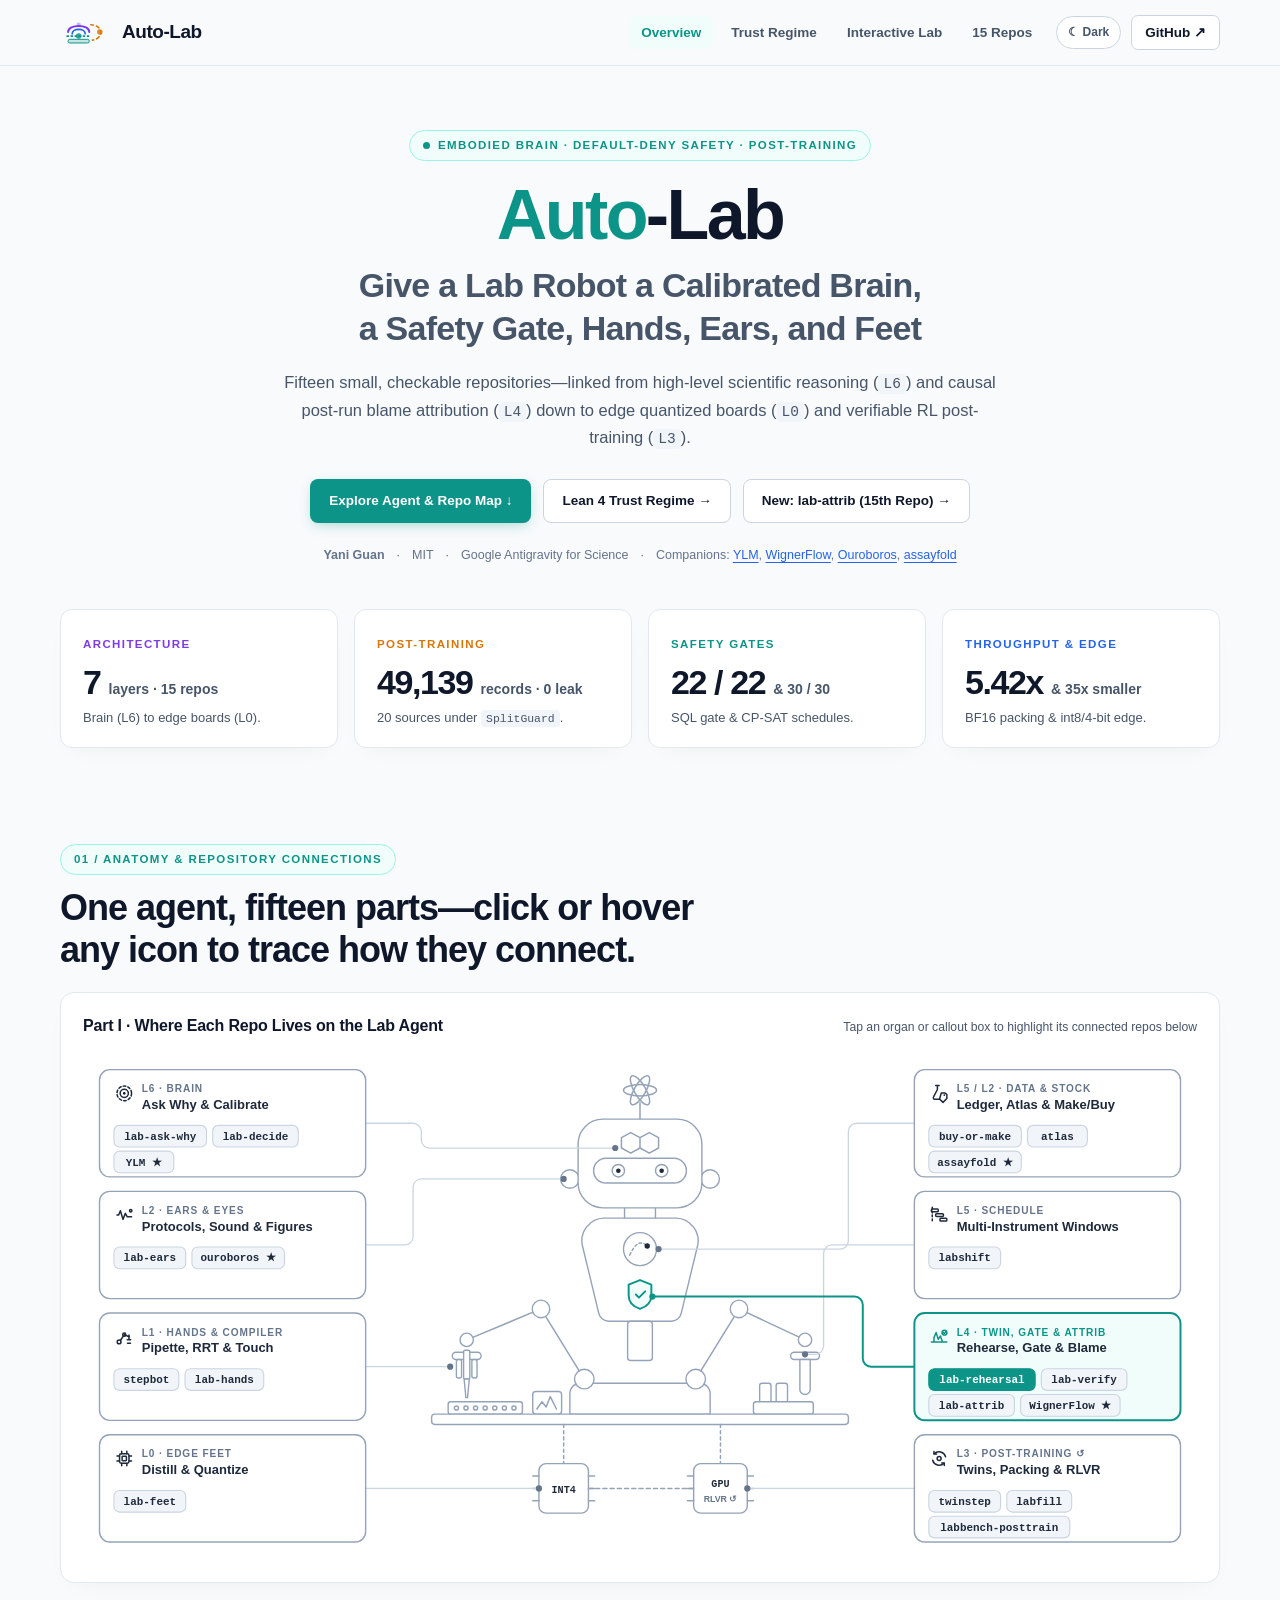
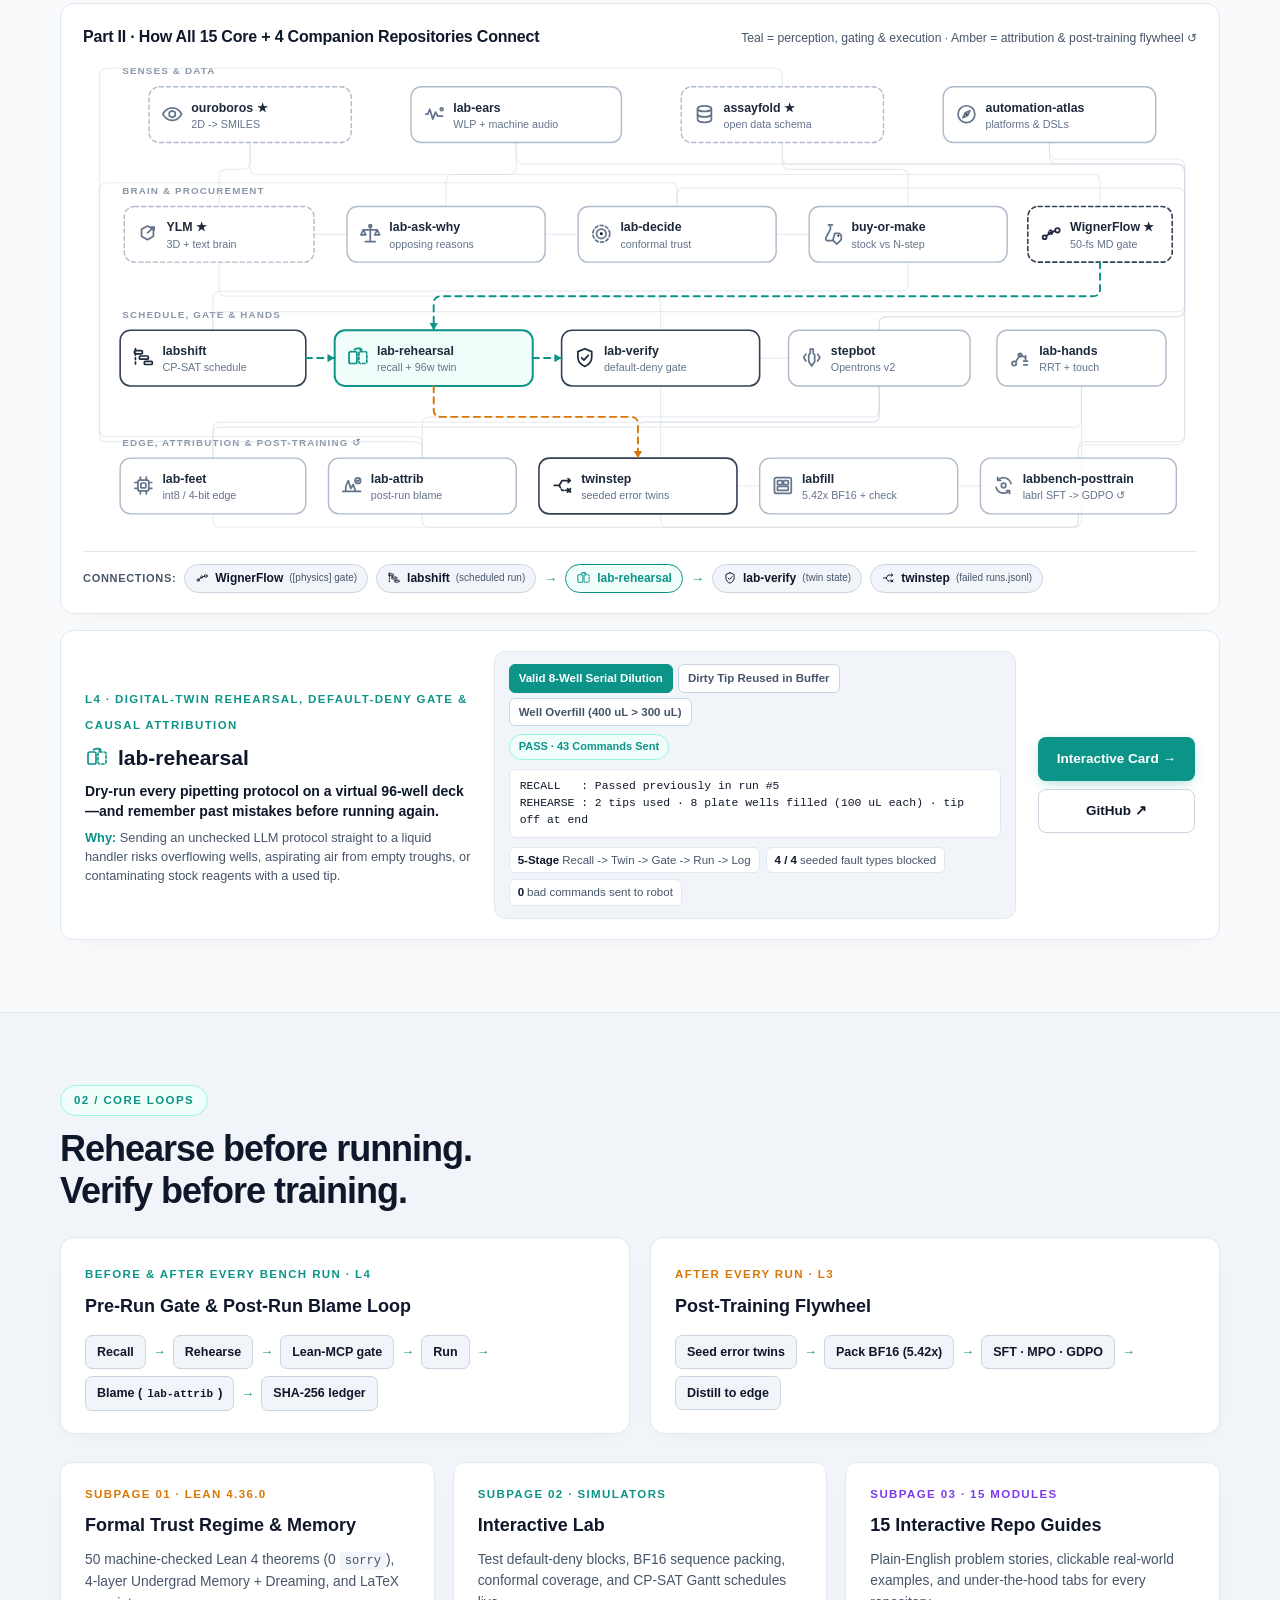
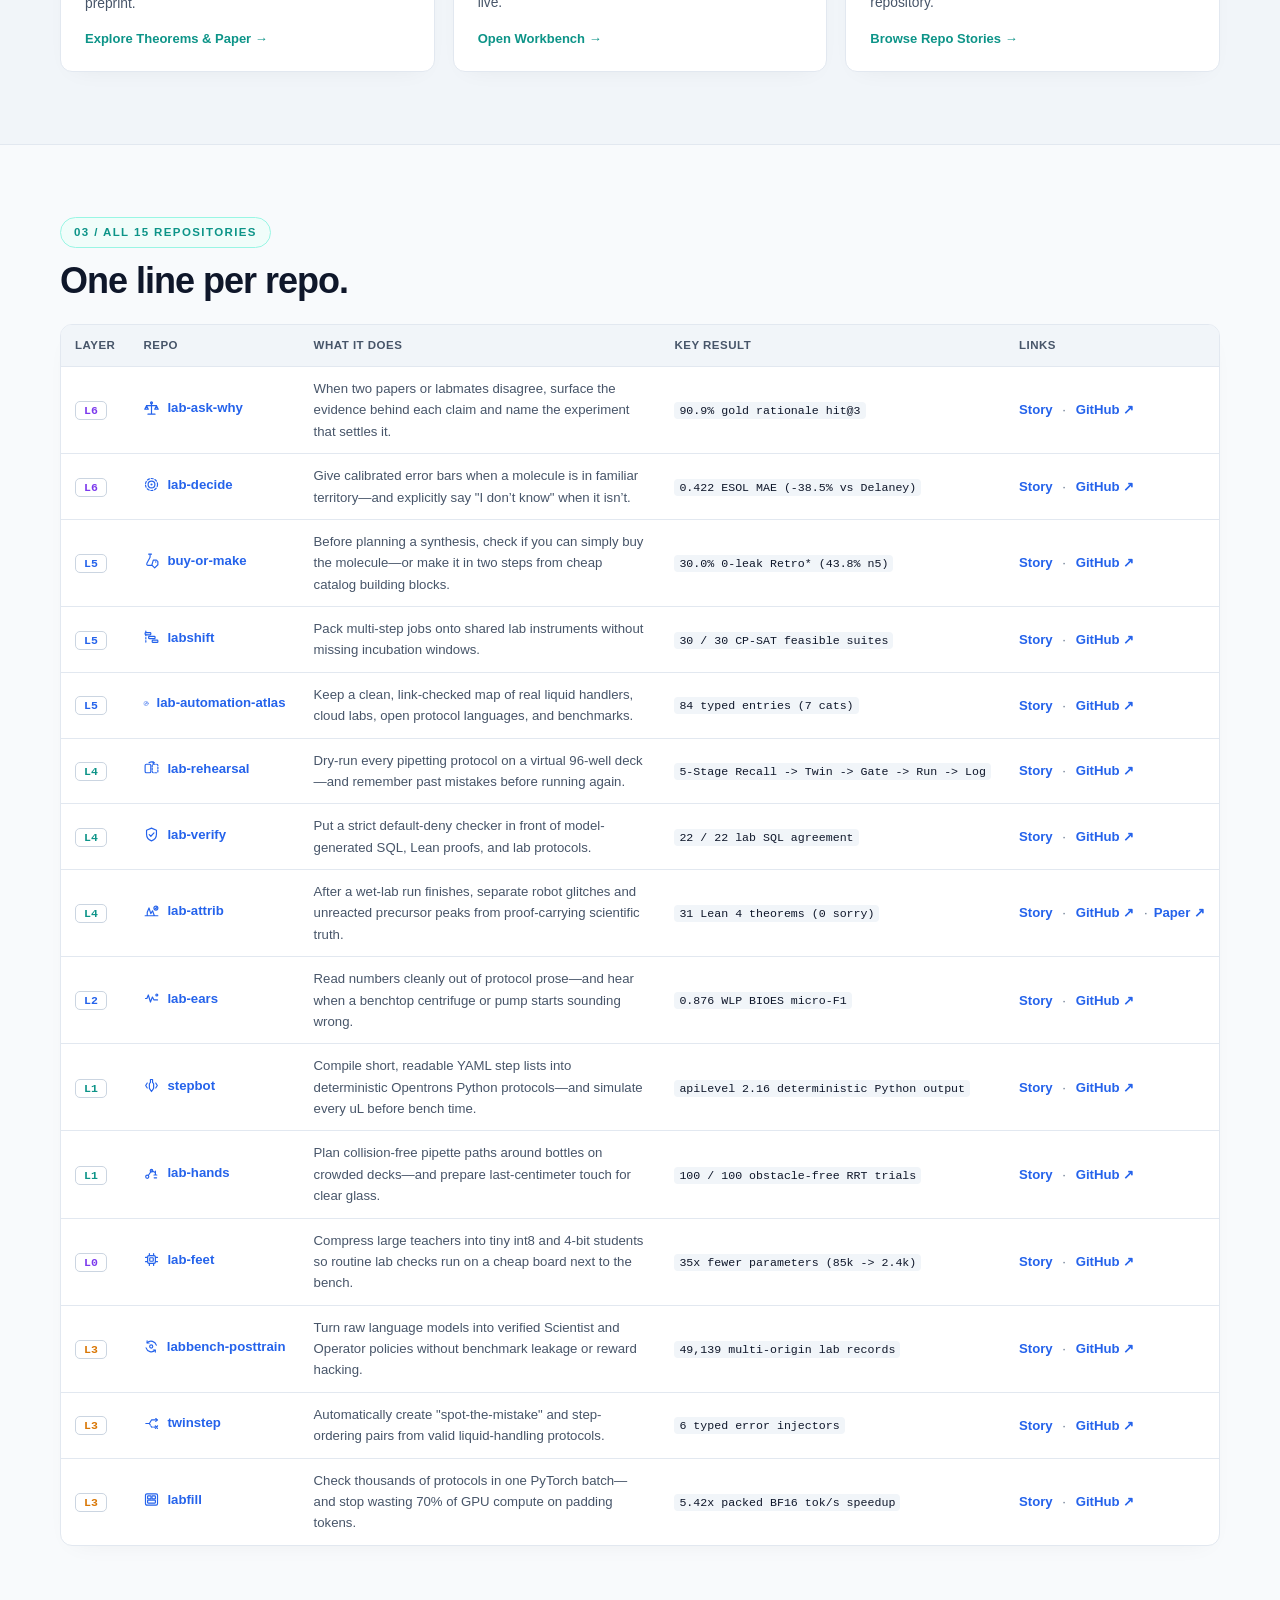
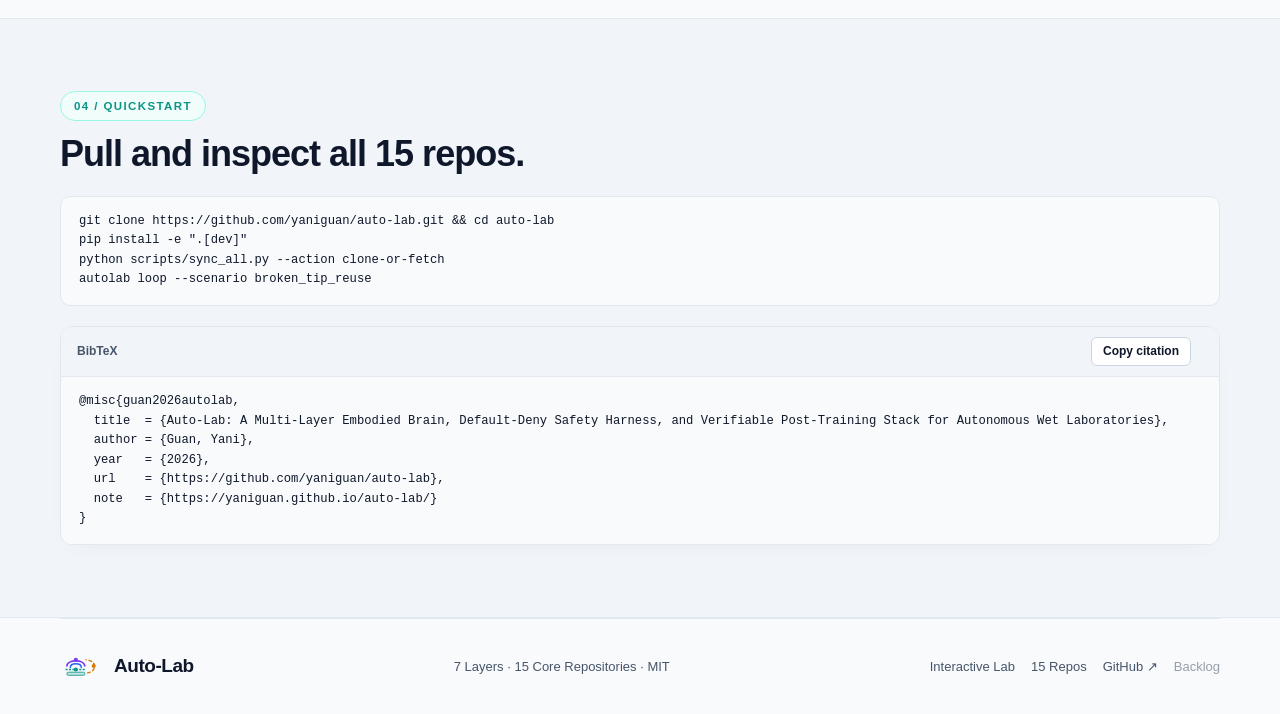
<file: index.html>
<!doctype html>
<html lang="en" data-theme="light">
<head>
  <meta charset="utf-8">
  <meta name="viewport" content="width=device-width,initial-scale=1">
  <meta name="theme-color" content="#f8fafc">
  <title>Auto-Lab — Embodied Brain, Safety Gate &amp; Post-Training</title>
  <meta name="description" content="Fifteen modular repositories giving a wet-lab robot a calibrated brain, a default-deny safety gate, causal negative-result attribution, ears, hands, edge feet, and verifiable RL post-training.">
  <link rel="canonical" href="https://yaniguan.github.io/auto-lab/">
  <meta property="og:type" content="website">
  <meta property="og:title" content="Auto-Lab — Embodied Lab Brain &amp; Post-Training">
  <meta property="og:description" content="7 layers, 15 repositories, default-deny gates, Lean 4 Trust Regime, and RLVR post-training.">
  <meta property="og:url" content="https://yaniguan.github.io/auto-lab/">
  <meta property="og:image" content="https://yaniguan.github.io/auto-lab/assets/autolab-poster.svg">
  <meta name="twitter:card" content="summary_large_image">
  <link rel="icon" href="assets/autolab-static.svg" type="image/svg+xml">
  <link rel="stylesheet" href="styles.css?v=15">
  <script defer src="shared.js?v=15"></script>
  <script defer src="scheme_icons.js?v=15"></script>
  <script defer src="repo_stories.js?v=16"></script>
  <script defer src="home.js?v=15"></script>
</head>
<body>
  <a class="skip-link" href="#main">Skip to content</a>

  <header class="site-header">
    <a class="brand" href="./" aria-label="Auto-Lab home">
      <img src="assets/autolab-animated.svg" width="52" height="26" alt="">
      <span>Auto-Lab</span>
    </a>
    <nav aria-label="Main navigation">
      <a class="nav-link active" href="./">Overview</a>
      <a class="nav-link" href="trust/">Trust Regime</a>
      <a class="nav-link" href="studio/">Interactive Lab</a>
      <a class="nav-link" href="repos/">15 Repos</a>
      <button type="button" class="theme-btn" id="theme-toggle" aria-label="Toggle color theme">☾ Dark</button>
      <a class="nav-cta" href="https://github.com/yaniguan/auto-lab" target="_blank" rel="noopener">GitHub ↗</a>
    </nav>
  </header>

  <main id="main">
    <!-- Hero -->
    <section class="hero wrap">
      <p class="eyebrow"><span class="status-dot"></span> Embodied Brain · Default-Deny Safety · Post-Training</p>
      <h1>
        <span class="hero-name"><span class="hero-accent">Auto</span>-Lab</span>
        <span class="hero-title">Give a Lab Robot a Calibrated Brain, a Safety Gate, Hands, Ears, and Feet</span>
      </h1>
      <p class="hero-deck">
        Fifteen small, checkable repositories—linked from high-level scientific reasoning (<code>L6</code>) and causal post-run blame attribution (<code>L4</code>) down to edge quantized boards (<code>L0</code>) and verifiable RL post-training (<code>L3</code>).
      </p>
      <div class="hero-actions">
        <a class="button primary" href="#brain-stack">Explore Agent &amp; Repo Map ↓</a>
        <a class="button secondary" href="trust/">Lean 4 Trust Regime →</a>
        <a class="button secondary" href="repos/#lab-attrib">New: lab-attrib (15th Repo) →</a>
      </div>
      <div class="meta-strip">
        <span><strong>Yani Guan</strong></span>
        <span>·</span>
        <span>MIT</span>
        <span>·</span>
        <span>Google Antigravity for Science</span>
        <span>·</span>
        <span>Companions: <a href="https://yaniguan.github.io/YLM/" target="_blank" rel="noopener">YLM</a>, <a href="https://yaniguan.github.io/WignerFlow/" target="_blank" rel="noopener">WignerFlow</a>, <a href="https://yaniguan.github.io/ouroboros-ocsr/" target="_blank" rel="noopener">Ouroboros</a>, <a href="https://github.com/yaniguan/assayfold" target="_blank" rel="noopener">assayfold</a></span>
      </div>
    </section>

    <!-- 4-Card Headline Metrics -->
    <section class="wrap" aria-label="Measured highlights">
      <div class="metric-strip">
        <a class="metric-card" href="#brain-stack">
          <span class="small-label purple">Architecture</span>
          <div class="metric-big"><strong>7</strong> <span>layers · 15 repos</span></div>
          <p>Brain (L6) to edge boards (L0).</p>
        </a>
        <a class="metric-card" href="studio/#posttrain">
          <span class="small-label amber">Post-Training</span>
          <div class="metric-big"><strong>49,139</strong> <span>records · 0 leak</span></div>
          <p>20 sources under <code>SplitGuard</code>.</p>
        </a>
        <a class="metric-card" href="studio/">
          <span class="small-label teal">Safety Gates</span>
          <div class="metric-big"><strong>22 / 22</strong> <span>&amp; 30 / 30</span></div>
          <p>SQL gate &amp; CP-SAT schedules.</p>
        </a>
        <a class="metric-card" href="studio/#posttrain">
          <span class="small-label blue">Throughput &amp; Edge</span>
          <div class="metric-big"><strong>5.42x</strong> <span>&amp; 35x smaller</span></div>
          <p>BF16 packing &amp; int8/4-bit edge.</p>
        </a>
      </div>
    </section>

    <!-- 01 / Synchronized Line-Art Agent Sketch + Scheme-Icon Repo Relationship Map -->
    <section class="section wrap" id="brain-stack">
      <div class="section-heading" style="margin-bottom:20px;">
        <p class="eyebrow">01 / Anatomy &amp; Repository Connections</p>
        <h2>One agent, fifteen parts—click or hover any icon to trace how they connect.</h2>
      </div>

      <!-- Sketch Figure A: Two-Armed Lab Agent Line Drawing -->
      <figure class="sketch-frame">
        <div class="sketch-head">
          <h3>Part I · Where Each Repo Lives on the Lab Agent</h3>
          <span class="sketch-hint">Tap an organ or callout box to highlight its connected repos below</span>
        </div>
        <div class="sketch-svg-wrap" id="robot-sketch-host" aria-label="Line-art drawing of a two-armed lab robot mapped to Auto-Lab repositories"></div>
      </figure>

      <!-- Sketch Figure B: 19-Repo Scheme-Icon Relationship & Dataflow Map -->
      <figure class="sketch-frame">
        <div class="sketch-head">
          <h3>Part II · How All 15 Core + 4 Companion Repositories Connect</h3>
          <span class="sketch-hint">Teal = perception, gating &amp; execution · Amber = attribution &amp; post-training flywheel ↺</span>
        </div>
        <div class="sketch-svg-wrap" id="repo-network-host" aria-label="Scheme-icon relationship diagram connecting all Auto-Lab repositories"></div>
        <div class="conn-bar" id="conn-trace-bar"></div>
      </figure>

      <!-- Compact Selected-Module Story Bar -->
      <div class="organ-bar" id="organ-inspector">
        <div style="min-width:0;">
          <span class="small-label" id="insp-badge">L4 · TWIN &amp; GATE</span>
          <div style="display:flex;align-items:center;gap:9px;margin:4px 0 6px;">
            <span id="insp-icon" style="color:var(--accent);display:inline-flex;"></span>
            <h3 id="insp-name" style="font-size:21px;font-weight:760;margin:0;">lab-rehearsal</h3>
          </div>
          <p id="insp-hook" style="font-size:14px;color:var(--text);font-weight:560;line-height:1.48;">Loading…</p>
          <p id="insp-why" style="font-size:12.8px;color:var(--muted);line-height:1.5;margin-top:6px;"></p>
        </div>
        <div id="insp-story-preview" style="min-width:0;"></div>
        <div style="display:flex;flex-direction:column;gap:8px;min-width:154px;">
          <a class="button primary" id="insp-dossier-link" href="repos/#lab-rehearsal">Interactive Card →</a>
          <a class="button secondary" id="insp-github-link" href="https://github.com/yaniguan/lab-rehearsal" target="_blank" rel="noopener">GitHub ↗</a>
        </div>
      </div>
    </section>

    <!-- 02 / Two Clean Loops & Subpages -->
    <section class="section alt-section" id="loop">
      <div class="wrap">
        <div class="section-heading" style="margin-bottom:24px;">
          <p class="eyebrow">02 / Core Loops</p>
          <h2>Rehearse before running. Verify before training.</h2>
        </div>

        <div class="dual-loops">
          <article class="loop-box">
            <span class="small-label teal">Before &amp; After Every Bench Run · L4</span>
            <h3>Pre-Run Gate &amp; Post-Run Blame Loop</h3>
            <div class="step-chain">
              <span class="step-chip">Recall</span>
              <span class="step-sep">→</span>
              <span class="step-chip">Rehearse</span>
              <span class="step-sep">→</span>
              <span class="step-chip">Lean-MCP gate</span>
              <span class="step-sep">→</span>
              <span class="step-chip">Run</span>
              <span class="step-sep">→</span>
              <span class="step-chip">Blame (<code>lab-attrib</code>)</span>
              <span class="step-sep">→</span>
              <span class="step-chip">SHA-256 ledger</span>
            </div>
          </article>

          <article class="loop-box">
            <span class="small-label amber">After Every Run · L3</span>
            <h3>Post-Training Flywheel</h3>
            <div class="step-chain">
              <span class="step-chip">Seed error twins</span>
              <span class="step-sep">→</span>
              <span class="step-chip">Pack BF16 (5.42x)</span>
              <span class="step-sep">→</span>
              <span class="step-chip">SFT · MPO · GDPO</span>
              <span class="step-sep">→</span>
              <span class="step-chip">Distill to edge</span>
            </div>
          </article>
        </div>

        <div class="portal-grid">
          <a class="portal-card" href="trust/">
            <span class="small-label amber">Subpage 01 · Lean 4.36.0</span>
            <h3>Formal Trust Regime &amp; Memory</h3>
            <p>50 machine-checked Lean 4 theorems (0 <code>sorry</code>), 4-layer Undergrad Memory + Dreaming, and LaTeX preprint.</p>
            <span class="portal-cta">Explore Theorems &amp; Paper →</span>
          </a>
          <a class="portal-card" href="studio/">
            <span class="small-label teal">Subpage 02 · Simulators</span>
            <h3>Interactive Lab</h3>
            <p>Test default-deny blocks, BF16 sequence packing, conformal coverage, and CP-SAT Gantt schedules live.</p>
            <span class="portal-cta">Open Workbench →</span>
          </a>
          <a class="portal-card" href="repos/">
            <span class="small-label purple">Subpage 03 · 15 Modules</span>
            <h3>15 Interactive Repo Guides</h3>
            <p>Plain-English problem stories, clickable real-world examples, and under-the-hood tabs for every repository.</p>
            <span class="portal-cta">Browse Repo Stories →</span>
          </a>
        </div>
      </div>
    </section>

    <!-- 03 / Clean 15-Repository Directory Table -->
    <section class="section wrap" id="directory">
      <div class="section-heading" style="margin-bottom:22px;">
        <p class="eyebrow">03 / All 15 Repositories</p>
        <h2>One line per repo.</h2>
      </div>

      <div class="table-wrap">
        <table>
          <thead>
            <tr>
              <th>Layer</th>
              <th>Repo</th>
              <th>What it does</th>
              <th>Key result</th>
              <th>Links</th>
            </tr>
          </thead>
          <tbody id="home-directory-tbody"></tbody>
        </table>
      </div>
    </section>

    <!-- 04 / Quickstart & Citation -->
    <section class="section alt-section" id="quickstart">
      <div class="wrap">
        <div class="section-heading" style="margin-bottom:20px;">
          <p class="eyebrow">04 / Quickstart</p>
          <h2>Pull and inspect all 15 repos.</h2>
        </div>

        <pre class="code-block">git clone https://github.com/yaniguan/auto-lab.git &amp;&amp; cd auto-lab
pip install -e ".[dev]"
python scripts/sync_all.py --action clone-or-fetch
autolab loop --scenario broken_tip_reuse</pre>

        <div class="citation-box">
          <div class="citation-top">
            <span>BibTeX</span>
            <button type="button" id="copy-citation">Copy citation</button>
            <span id="copy-status" role="status" aria-live="polite"></span>
          </div>
          <pre class="code-block" id="bibtex" style="border:0;border-radius:0;">@misc{guan2026autolab,
  title  = {Auto-Lab: A Multi-Layer Embodied Brain, Default-Deny Safety Harness, and Verifiable Post-Training Stack for Autonomous Wet Laboratories},
  author = {Guan, Yani},
  year   = {2026},
  url    = {https://github.com/yaniguan/auto-lab},
  note   = {https://yaniguan.github.io/auto-lab/}
}</pre>
        </div>
      </div>
    </section>
  </main>

  <footer class="wrap site-footer">
    <a class="brand" href="./">
      <img src="assets/autolab-static.svg" width="44" height="22" alt="">
      <span>Auto-Lab</span>
    </a>
    <p>7 Layers · 15 Core Repositories · MIT</p>
    <div style="display:flex;gap:16px;">
      <a href="studio/">Interactive Lab</a>
      <a href="repos/">15 Repos</a>
      <a href="https://github.com/yaniguan/auto-lab" target="_blank" rel="noopener">GitHub ↗</a>
      <a href="audit/" style="opacity:0.55;" title="Internal maintainer issue backlog">Backlog</a>
    </div>
  </footer>
</body>
</html>
</file>
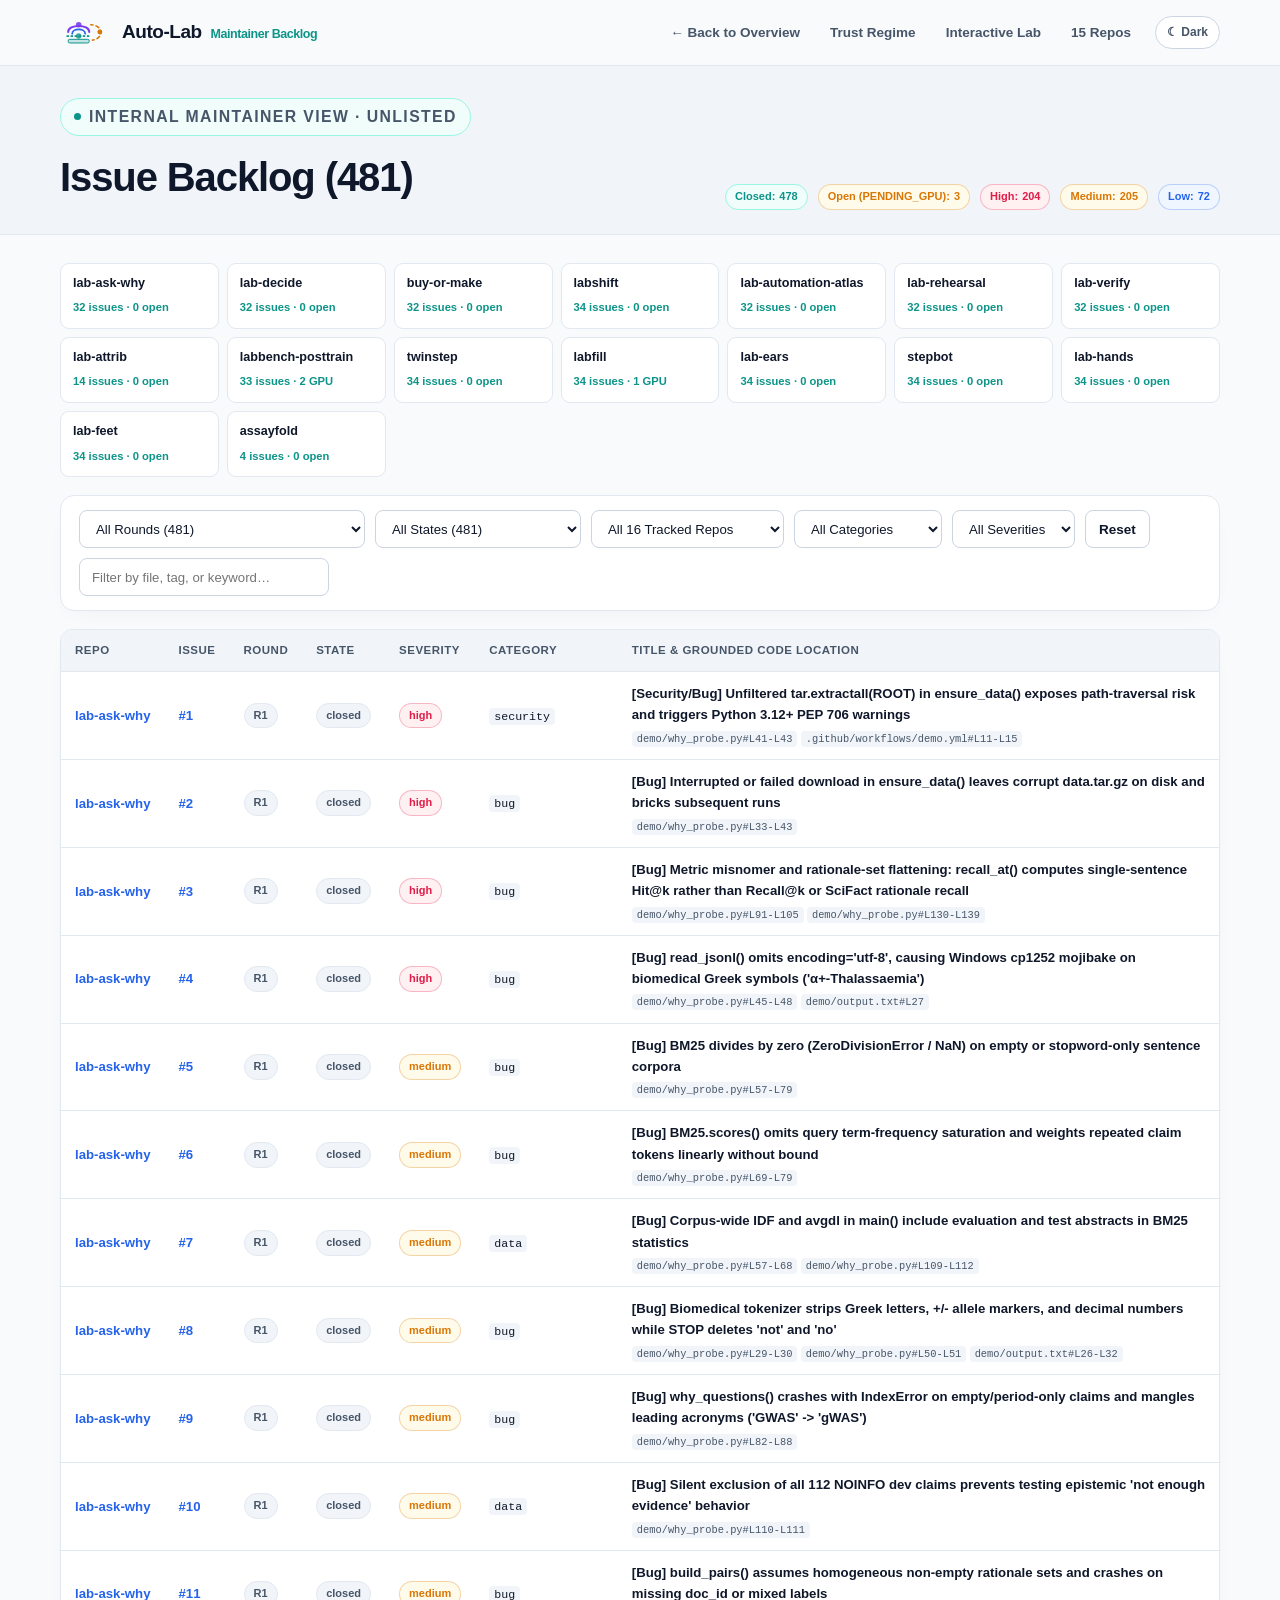
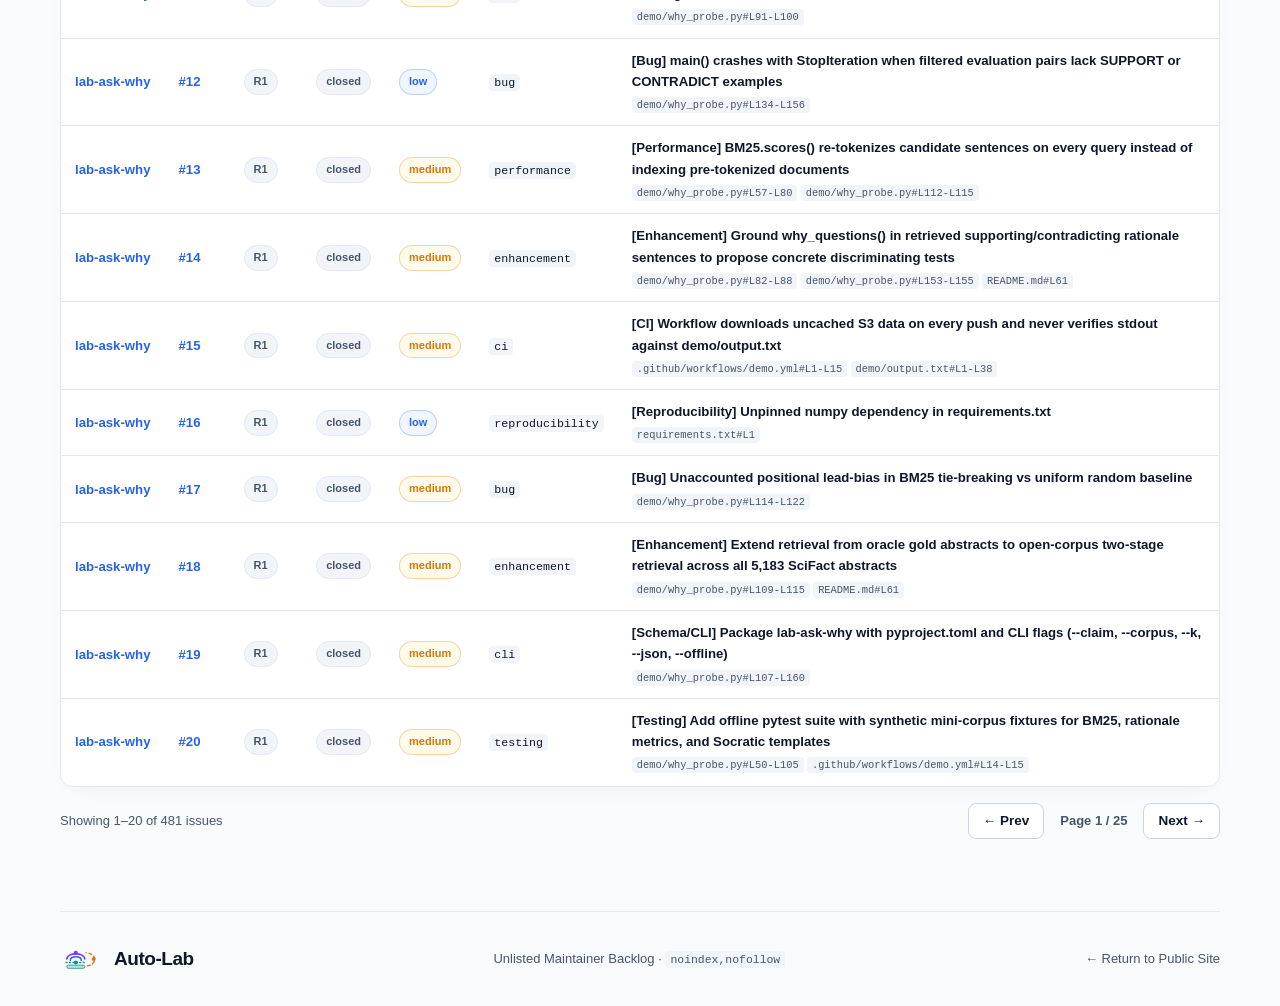
<file: audit/index.html>
<!doctype html>
<html lang="en" data-theme="light">
<head>
  <meta charset="utf-8">
  <meta name="viewport" content="width=device-width,initial-scale=1">
  <meta name="robots" content="noindex,nofollow">
  <meta name="theme-color" content="#f8fafc">
  <title>Maintainer Backlog — Auto-Lab</title>
  <link rel="icon" href="../assets/autolab-static.svg" type="image/svg+xml">
  <link rel="stylesheet" href="../styles.css?v=13">
  <script defer src="../shared.js?v=15"></script>
  <script defer src="audit.js?v=15"></script>
</head>
<body>
  <a class="skip-link" href="#main">Skip to content</a>

  <header class="site-header">
    <a class="brand" href="../" aria-label="Auto-Lab home">
      <img src="../assets/autolab-animated.svg" width="52" height="26" alt="">
      <span>Auto-Lab <small>Maintainer Backlog</small></span>
    </a>
    <nav aria-label="Main navigation">
      <a class="nav-link" href="../">← Back to Overview</a>
      <a class="nav-link" href="../trust/">Trust Regime</a>
      <a class="nav-link" href="../studio/">Interactive Lab</a>
      <a class="nav-link" href="../repos/">15 Repos</a>
      <button type="button" class="theme-btn" id="theme-toggle" aria-label="Toggle color theme">☾ Dark</button>
    </nav>
  </header>

  <main id="main">
    <section class="subpage-hero" style="padding:32px 0 24px;">
      <div class="wrap" style="display:flex;justify-content:space-between;align-items:flex-end;gap:16px;flex-wrap:wrap;">
        <div>
          <p class="eyebrow"><span class="status-dot"></span> Internal Maintainer View · Unlisted</p>
          <h1>Issue Backlog (<span id="kpi-total">481</span>)</h1>
        </div>
        <div style="display:flex;gap:10px;flex-wrap:wrap;">
          <span class="pill pass">Closed: <strong id="kpi-closed" style="margin-left:4px;">478</strong></span>
          <span class="pill hold">Open (PENDING_GPU): <strong id="kpi-open" style="margin-left:4px;">3</strong></span>
          <span class="pill high">High: <strong id="kpi-high" style="margin-left:4px;">-</strong></span>
          <span class="pill medium">Medium: <strong id="kpi-medium" style="margin-left:4px;">-</strong></span>
          <span class="pill low">Low: <strong id="kpi-low" style="margin-left:4px;">-</strong></span>
        </div>
      </div>
    </section>

    <section class="section wrap" style="padding-top:28px;">
      <div id="repo-pill-grid" style="display:grid;grid-template-columns:repeat(auto-fill,minmax(148px,1fr));gap:8px;margin-bottom:18px;"></div>

      <div class="sandbox-card" style="padding:14px 18px;margin-bottom:18px;">
        <div style="display:flex;flex-wrap:wrap;gap:10px;align-items:center;justify-content:space-between;">
          <div style="display:flex;flex-wrap:wrap;gap:10px;align-items:center;">
            <select id="filter-round" class="select-ctrl" aria-label="Filter by audit round">
              <option value="ALL">All Rounds (481)</option>
              <option value="3">Round 3 · Wave 1–3 Frontier &amp; Wire (64)</option>
              <option value="2">Round 2 · Lean, Wire &amp; Attribution (95)</option>
              <option value="1">Round 1 · Initial Audit (322)</option>
            </select>
            <select id="filter-state" class="select-ctrl" aria-label="Filter by issue state">
              <option value="ALL">All States</option>
              <option value="open">Open · PENDING_GPU</option>
              <option value="closed">Closed</option>
            </select>
            <select id="filter-repo" class="select-ctrl" aria-label="Filter by repository">
              <option value="ALL">All 16 Tracked Repos</option>
            </select>
            <select id="filter-cat" class="select-ctrl" aria-label="Filter by category">
              <option value="ALL">All Categories</option>
            </select>
            <select id="filter-sev" class="select-ctrl" aria-label="Filter by severity">
              <option value="ALL">All Severities</option>
              <option value="high">high</option>
              <option value="medium">medium</option>
              <option value="low">low</option>
            </select>
            <button type="button" class="button secondary" id="btn-reset-filters" style="min-height:38px;padding:6px 13px;">Reset</button>
          </div>
          <input type="search" id="filter-search" class="input-ctrl" style="min-width:250px;"
                 placeholder="Filter by file, tag, or keyword…" aria-label="Search issues">
        </div>
      </div>

      <div class="table-wrap">
        <table>
          <thead>
            <tr>
              <th>Repo</th>
              <th>Issue</th>
              <th>Round</th>
              <th>State</th>
              <th>Severity</th>
              <th>Category</th>
              <th>Title &amp; Grounded Code Location</th>
            </tr>
          </thead>
          <tbody id="audit-tbody"></tbody>
        </table>
      </div>

      <div class="pagination-bar">
        <span id="page-summary">Loading…</span>
        <div style="display:flex;gap:8px;align-items:center;">
          <button type="button" class="button secondary" id="btn-prev" style="min-height:36px;padding:6px 14px;">← Prev</button>
          <span id="page-indicator" style="font-weight:640;padding:0 8px;">Page 1</span>
          <button type="button" class="button secondary" id="btn-next" style="min-height:36px;padding:6px 14px;">Next →</button>
        </div>
      </div>
    </section>
  </main>

  <footer class="wrap site-footer">
    <a class="brand" href="../">
      <img src="../assets/autolab-static.svg" width="44" height="22" alt="">
      <span>Auto-Lab</span>
    </a>
    <p>Unlisted Maintainer Backlog · <code>noindex,nofollow</code></p>
    <a href="../">← Return to Public Site</a>
  </footer>
</body>
</html>
</file>
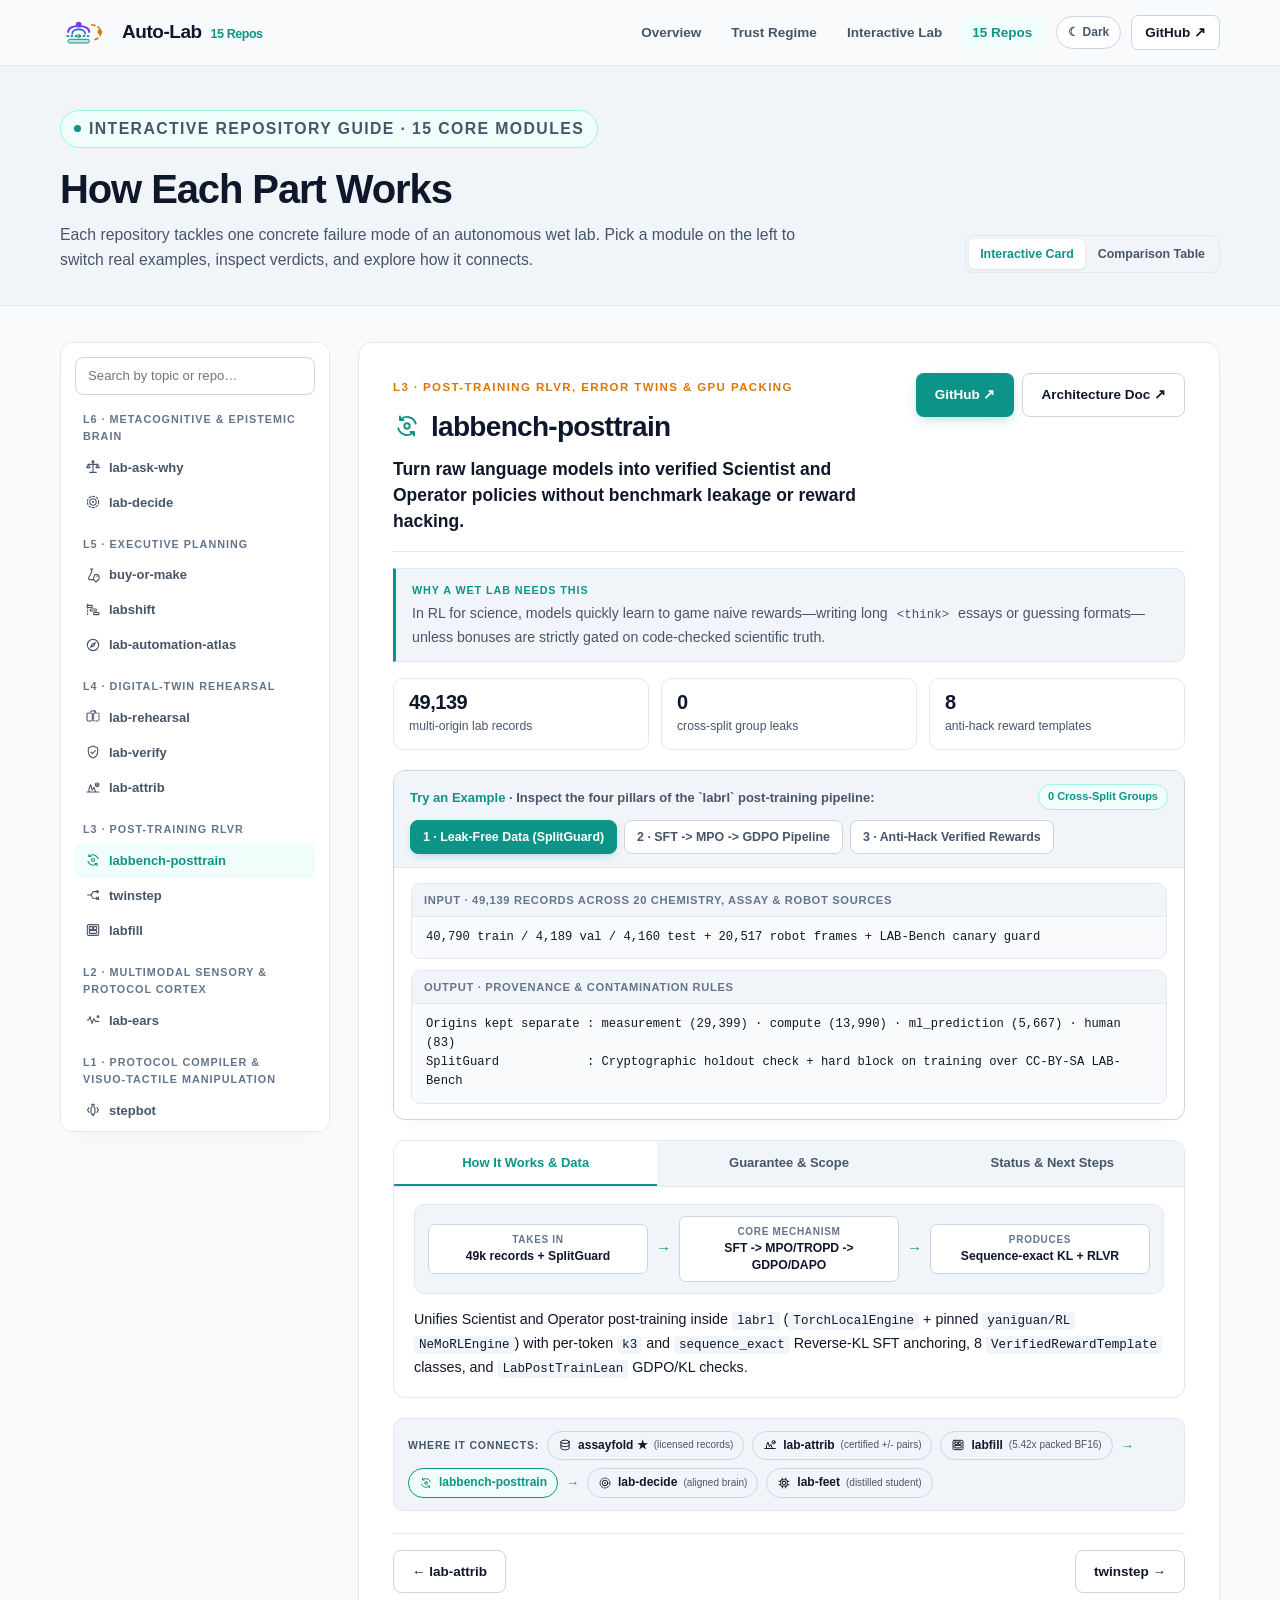
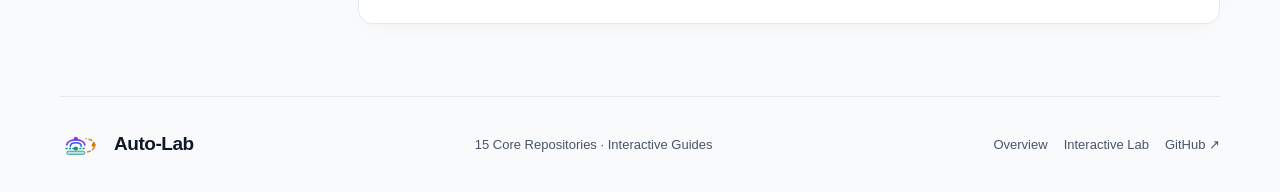
<file: repos/index.html>
<!doctype html>
<html lang="en" data-theme="light">
<head>
  <meta charset="utf-8">
  <meta name="viewport" content="width=device-width,initial-scale=1">
  <meta name="theme-color" content="#f8fafc">
  <title>15 Repository Stories — Auto-Lab</title>
  <meta name="description" content="Interactive, plain-English stories, real-world scenario switchers, and under-the-hood engineering tabs for all 15 Auto-Lab core repositories.">
  <link rel="canonical" href="https://yaniguan.github.io/auto-lab/repos/">
  <link rel="icon" href="../assets/autolab-static.svg" type="image/svg+xml">
  <link rel="stylesheet" href="../styles.css?v=15">
  <script defer src="../shared.js?v=15"></script>
  <script defer src="../scheme_icons.js?v=15"></script>
  <script defer src="../repo_stories.js?v=16"></script>
  <script defer src="repos.js?v=15"></script>
</head>
<body>
  <a class="skip-link" href="#main">Skip to content</a>

  <header class="site-header">
    <a class="brand" href="../" aria-label="Auto-Lab home">
      <img src="../assets/autolab-animated.svg" width="52" height="26" alt="">
      <span>Auto-Lab <small>15 Repos</small></span>
    </a>
    <nav aria-label="Main navigation">
      <a class="nav-link" href="../">Overview</a>
      <a class="nav-link" href="../trust/">Trust Regime</a>
      <a class="nav-link" href="../studio/">Interactive Lab</a>
      <a class="nav-link active" href="./">15 Repos</a>
      <button type="button" class="theme-btn" id="theme-toggle" aria-label="Toggle color theme">☾ Dark</button>
      <a class="nav-cta" href="https://github.com/yaniguan/auto-lab" target="_blank" rel="noopener">GitHub ↗</a>
    </nav>
  </header>

  <main id="main">
    <section class="subpage-hero">
      <div class="wrap" style="display:flex;justify-content:space-between;align-items:flex-end;gap:20px;flex-wrap:wrap;">
        <div>
          <p class="eyebrow"><span class="status-dot"></span> Interactive Repository Guide · 15 Core Modules</p>
          <h1>How Each Part Works</h1>
          <p>
            Each repository tackles one concrete failure mode of an autonomous wet lab. Pick a module on the left to switch real examples, inspect verdicts, and explore how it connects.
          </p>
        </div>
        <div class="seg-pills" id="view-mode-pills">
          <button type="button" data-view="detail" class="active">Interactive Card</button>
          <button type="button" data-view="matrix">Comparison Table</button>
        </div>
      </div>
    </section>

    <section class="section wrap" style="padding-top:36px;">
      <!-- Interactive Story Card Reader View -->
      <div class="catalog-layout" id="reader-view">
        <aside class="catalog-sidebar" aria-label="Repository navigation">
          <input type="search" id="sidebar-search" class="input-ctrl" style="width:100%;margin-bottom:12px;"
                 placeholder="Search by topic or repo…" aria-label="Filter repositories">
          <div id="sidebar-groups"></div>
        </aside>

        <article class="dossier-sheet" id="dossier-host">
          <p style="color:var(--muted);">Loading interactive story…</p>
        </article>
      </div>

      <!-- Clean 14-Row Comparison Table View -->
      <div id="matrix-view" style="display:none;">
        <div class="table-wrap">
          <table>
            <thead>
              <tr>
                <th>Layer</th>
                <th>Repository</th>
                <th>Problem It Solves</th>
                <th>Pipeline</th>
                <th>Headline Result</th>
              </tr>
            </thead>
            <tbody id="matrix-tbody"></tbody>
          </table>
        </div>
      </div>
    </section>
  </main>

  <footer class="wrap site-footer">
    <a class="brand" href="../">
      <img src="../assets/autolab-static.svg" width="44" height="22" alt="">
      <span>Auto-Lab</span>
    </a>
    <p>15 Core Repositories · Interactive Guides</p>
    <div style="display:flex;gap:16px;">
      <a href="../">Overview</a>
      <a href="../studio/">Interactive Lab</a>
      <a href="https://github.com/yaniguan/auto-lab" target="_blank" rel="noopener">GitHub ↗</a>
    </div>
  </footer>
</body>
</html>
</file>
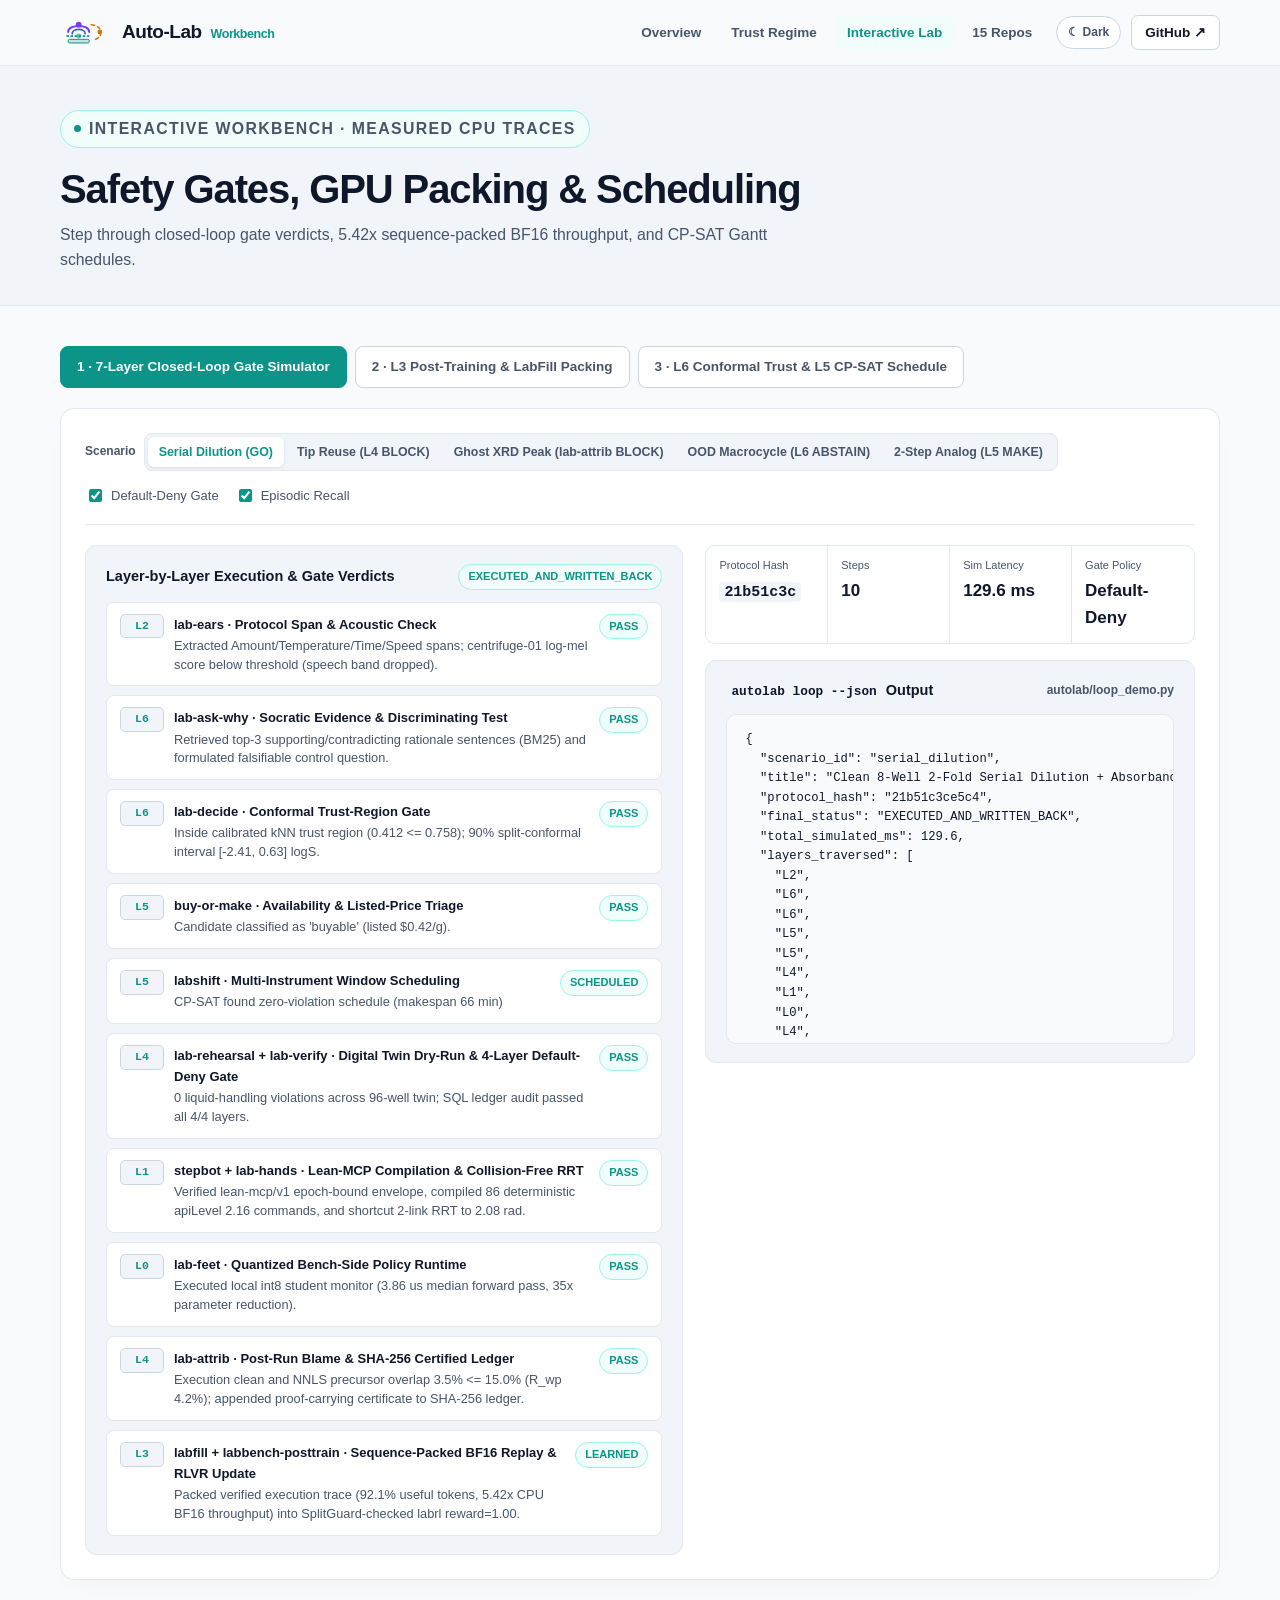
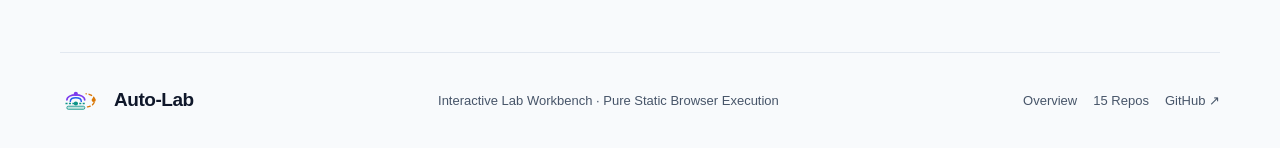
<file: studio/index.html>
<!doctype html>
<html lang="en" data-theme="light">
<head>
  <meta charset="utf-8">
  <meta name="viewport" content="width=device-width,initial-scale=1">
  <meta name="theme-color" content="#f8fafc">
  <title>Interactive Lab Workbench — Auto-Lab</title>
  <meta name="description" content="Simulate Auto-Lab closed-loop default-deny safety gates, inspect LabFill sequence-packed BF16 throughput, and explore ESOL conformal calibration and CP-SAT multi-instrument schedules.">
  <link rel="canonical" href="https://yaniguan.github.io/auto-lab/studio/">
  <link rel="icon" href="../assets/autolab-static.svg" type="image/svg+xml">
  <link rel="stylesheet" href="../styles.css?v=12">
  <script defer src="../shared.js?v=12"></script>
  <script defer src="studio.js?v=12"></script>
</head>
<body>
  <a class="skip-link" href="#main">Skip to content</a>

  <header class="site-header">
    <a class="brand" href="../" aria-label="Auto-Lab home">
      <img src="../assets/autolab-animated.svg" width="52" height="26" alt="">
      <span>Auto-Lab <small>Workbench</small></span>
    </a>
    <nav aria-label="Main navigation">
      <a class="nav-link" href="../">Overview</a>
      <a class="nav-link" href="../trust/">Trust Regime</a>
      <a class="nav-link active" href="./">Interactive Lab</a>
      <a class="nav-link" href="../repos/">15 Repos</a>
      <button type="button" class="theme-btn" id="theme-toggle" aria-label="Toggle color theme">☾ Dark</button>
      <a class="nav-cta" href="https://github.com/yaniguan/auto-lab" target="_blank" rel="noopener">GitHub ↗</a>
    </nav>
  </header>

  <main id="main">
    <section class="subpage-hero">
      <div class="wrap">
        <p class="eyebrow"><span class="status-dot"></span> Interactive Workbench · Measured CPU Traces</p>
        <h1>Safety Gates, GPU Packing &amp; Scheduling</h1>
        <p>
          Step through closed-loop gate verdicts, 5.42x sequence-packed BF16 throughput, and CP-SAT Gantt schedules.
        </p>
      </div>
    </section>

    <section class="section wrap" style="padding-top:40px;">
      <div class="tabs-bar" role="tablist" aria-label="Workbench tools">
        <button type="button" class="tab-btn active" data-tab="loop">1 · 7-Layer Closed-Loop Gate Simulator</button>
        <button type="button" class="tab-btn" data-tab="posttrain">2 · L3 Post-Training &amp; LabFill Packing</button>
        <button type="button" class="tab-btn" data-tab="decide">3 · L6 Conformal Trust &amp; L5 CP-SAT Schedule</button>
      </div>

      <!-- Tab 1: Closed-Loop Gate Simulator -->
      <div class="tab-pane active" id="pane-loop">
        <div class="sandbox-card">
          <div class="toolbar">
            <div class="seg-group">
              <span>Scenario</span>
              <div class="seg-pills" id="scenario-pills">
                <button type="button" data-scenario="serial_dilution" class="active">Serial Dilution (GO)</button>
                <button type="button" data-scenario="broken_tip_reuse">Tip Reuse (L4 BLOCK)</button>
                <button type="button" data-scenario="precursor_ghost_peak">Ghost XRD Peak (lab-attrib BLOCK)</button>
                <button type="button" data-scenario="uncalibrated_molecule">OOD Macrocycle (L6 ABSTAIN)</button>
                <button type="button" data-scenario="over_budget_analog">2-Step Analog (L5 MAKE)</button>
              </div>
            </div>
            <div class="seg-group" style="gap:16px;">
              <label style="display:inline-flex;align-items:center;gap:6px;font-size:13px;color:var(--muted);cursor:pointer;">
                <input type="checkbox" id="chk-strict" checked style="accent-color:var(--accent);"> Default-Deny Gate
              </label>
              <label style="display:inline-flex;align-items:center;gap:6px;font-size:13px;color:var(--muted);cursor:pointer;">
                <input type="checkbox" id="chk-recall" checked style="accent-color:var(--accent);"> Episodic Recall
              </label>
            </div>
          </div>

          <div class="grid-2">
            <div class="sub-panel">
              <h4>
                <span>Layer-by-Layer Execution &amp; Gate Verdicts</span>
                <span id="loop-status-pill" class="pill pass">EXECUTED_AND_WRITTEN_BACK</span>
              </h4>
              <ul class="trace-list" id="loop-trace-list"></ul>
            </div>
            <div>
              <div class="kpi-strip" id="loop-kpis" style="margin-bottom:16px;"></div>
              <div class="sub-panel">
                <h4>
                  <span><code>autolab loop --json</code> Output</span>
                  <span style="font-size:12px;color:var(--muted);">autolab/loop_demo.py</span>
                </h4>
                <pre class="code-block" id="loop-json-pre" style="max-height:330px;"></pre>
              </div>
            </div>
          </div>
        </div>
      </div>

      <!-- Tab 2: Post-Training & LabFill -->
      <div class="tab-pane" id="pane-posttrain">
        <div class="sandbox-card">
          <div class="toolbar">
            <div class="seg-group">
              <span>RLVR Domain</span>
              <div class="seg-pills" id="pt-domain-pills">
                <button type="button" data-domain="calisol" class="active">CALiSol-23 Conductivity</button>
                <button type="button" data-domain="bioprobench">BioProBench (PQA / ORD / ERR / GEN)</button>
                <button type="button" data-domain="operator">Operator Action &amp; World Model</button>
              </div>
            </div>
            <div class="seg-group">
              <span>Batch Strategy</span>
              <div class="seg-pills" id="pt-pack-pills">
                <button type="button" data-pack="padded">Padded FP32</button>
                <button type="button" data-pack="bucketed">Bucketed</button>
                <button type="button" data-pack="packed">Packed FP32</button>
                <button type="button" data-pack="packed_bf16" class="active">Packed + BF16 (5.42x)</button>
              </div>
            </div>
          </div>

          <div class="grid-2">
            <div class="sub-panel">
              <h4>
                <span>LabFill Recipe 4 Measured CPU Throughput (1 Thread)</span>
                <span class="pill pass">92.1% useful tokens</span>
              </h4>
              <div id="packing-chart-host"></div>
              <p style="font-size:12.4px;color:var(--muted);margin-top:10px;">
                Measured on Intel Xeon (AMX-BF16), 1 thread (<code>labfill</code>). GPU throughput columns remain marked <code>not yet measured</code>.
              </p>
            </div>
            <div>
              <div class="kpi-strip" id="pt-kpis" style="margin-bottom:16px;"></div>
              <div class="sub-panel">
                <h4>
                  <span><code>labrl recipe</code> Specification</span>
                  <span style="font-size:12px;color:var(--muted);">labbench-posttrain</span>
                </h4>
                <pre class="code-block" id="pt-recipe-pre" style="max-height:280px;"></pre>
              </div>
            </div>
          </div>
        </div>
      </div>

      <!-- Tab 3: Conformal Trust & CP-SAT -->
      <div class="tab-pane" id="pane-decide">
        <div class="sandbox-card">
          <div class="toolbar">
            <div class="seg-group">
              <span>ESOL Active Expansion Round (<code>lab-decide</code>)</span>
              <div class="seg-pills" id="round-pills">
                <button type="button" data-round="0" class="active">Round 0 (79.6% answered)</button>
                <button type="button" data-round="1">Round 1 (85.4% answered)</button>
                <button type="button" data-round="2">Round 2 (94.6% answered)</button>
                <button type="button" data-round="3">Round 3 (100% answered)</button>
              </div>
            </div>
            <span class="pill pass">CP-SAT 30/30 Feasible vs Greedy 24/30</span>
          </div>

          <div class="grid-2">
            <div class="sub-panel">
              <h4>
                <span>Split Conformal Coverage on ESOL (Target 90%)</span>
                <span style="font-size:12px;color:var(--muted);">lab-decide</span>
              </h4>
              <div id="trust-chart-host"></div>
              <div class="kpi-strip" id="decide-kpis" style="margin-top:12px;"></div>
            </div>
            <div class="sub-panel">
              <h4>
                <span>Optimal Multi-Instrument Schedule (<code>small_00</code>, 105m)</span>
                <span style="font-size:12px;color:var(--muted);">labshift CP-SAT</span>
              </h4>
              <div id="gantt-chart-host"></div>
              <p style="font-size:12.4px;color:var(--muted);margin-top:10px;">
                Instrument pools: <code>[L] liquid_handler</code>, <code>[I] incubator</code>, <code>[R] plate_reader</code>, <code>[C] centrifuge</code>, <code>[W] washer</code>. Across all 30 benchmark instances, CP-SAT lowers mean makespan from <code>129.8m</code> to <code>116.7m</code> with zero window violations.
              </p>
            </div>
          </div>
        </div>
      </div>
    </section>
  </main>

  <footer class="wrap site-footer">
    <a class="brand" href="../">
      <img src="../assets/autolab-static.svg" width="44" height="22" alt="">
      <span>Auto-Lab</span>
    </a>
    <p>Interactive Lab Workbench · Pure Static Browser Execution</p>
    <div style="display:flex;gap:16px;">
      <a href="../">Overview</a>
      <a href="../repos/">15 Repos</a>
      <a href="https://github.com/yaniguan/auto-lab" target="_blank" rel="noopener">GitHub ↗</a>
    </div>
  </footer>
</body>
</html>
</file>
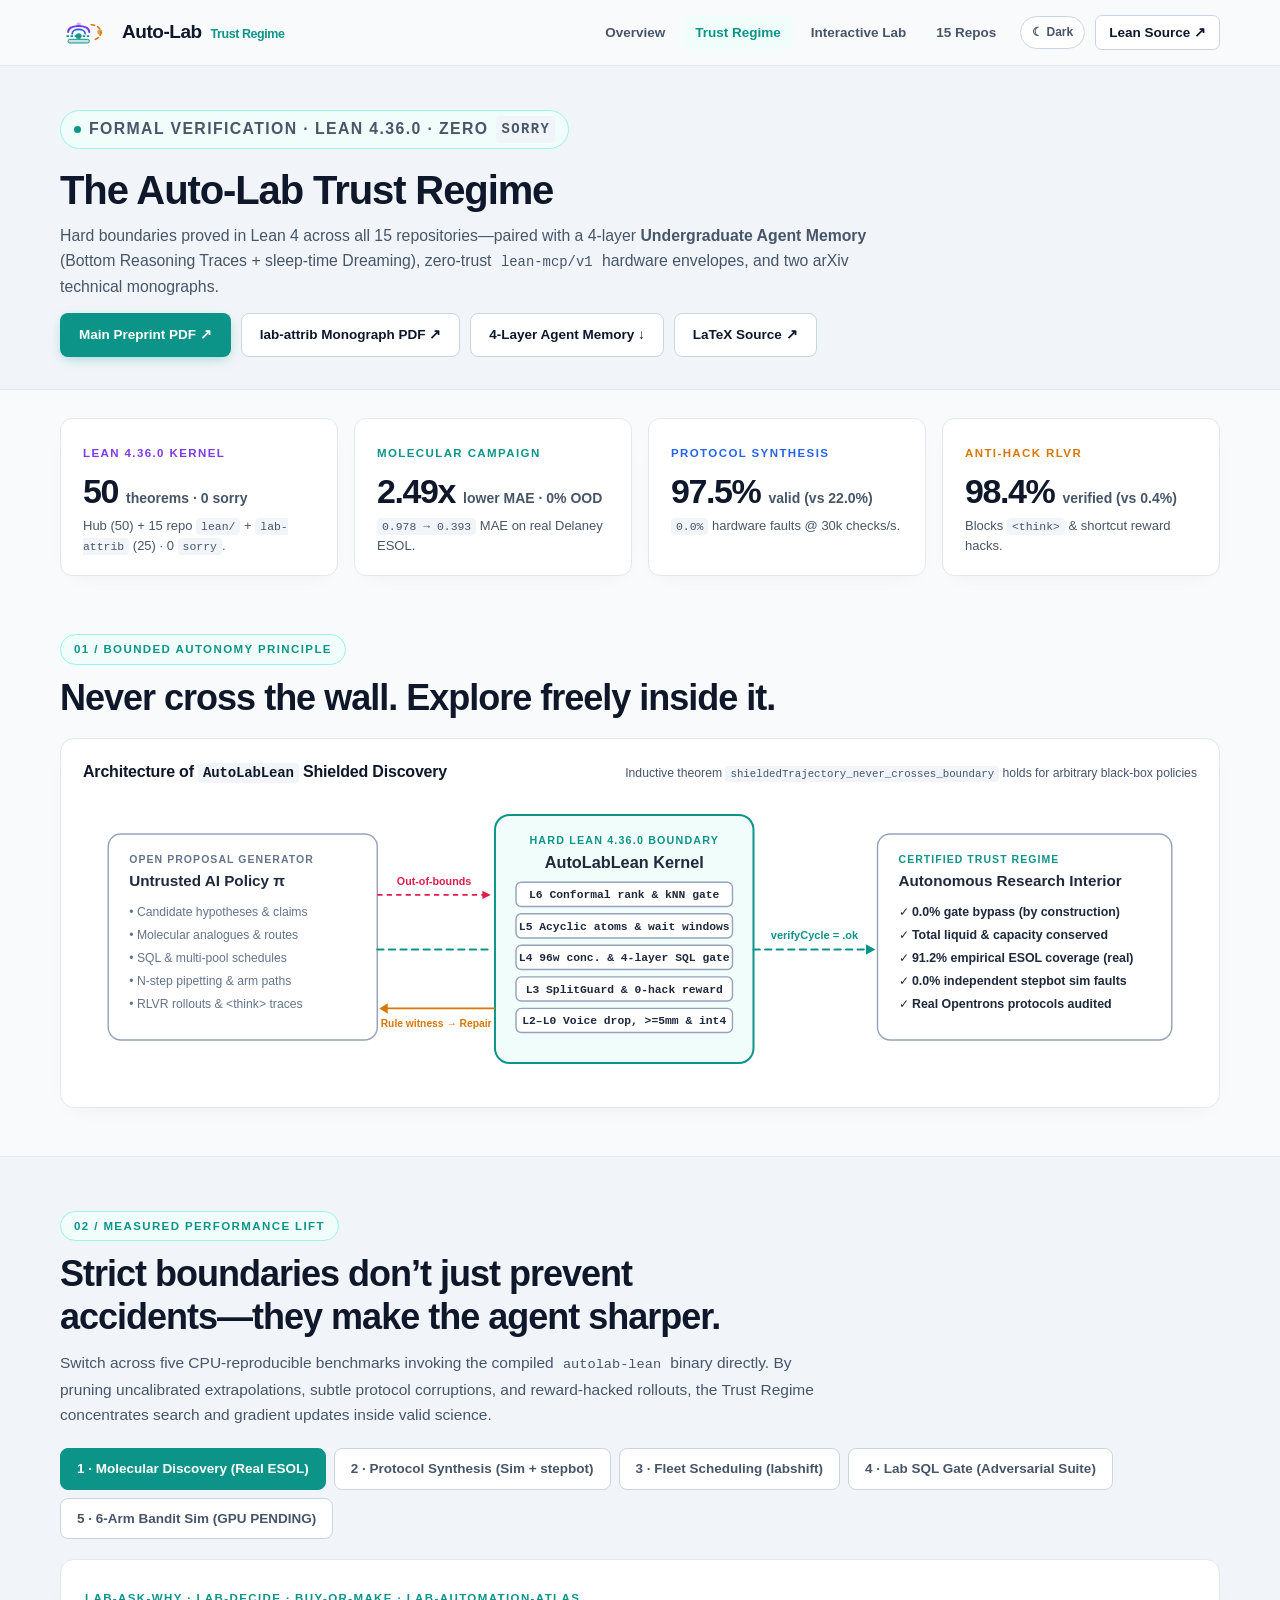
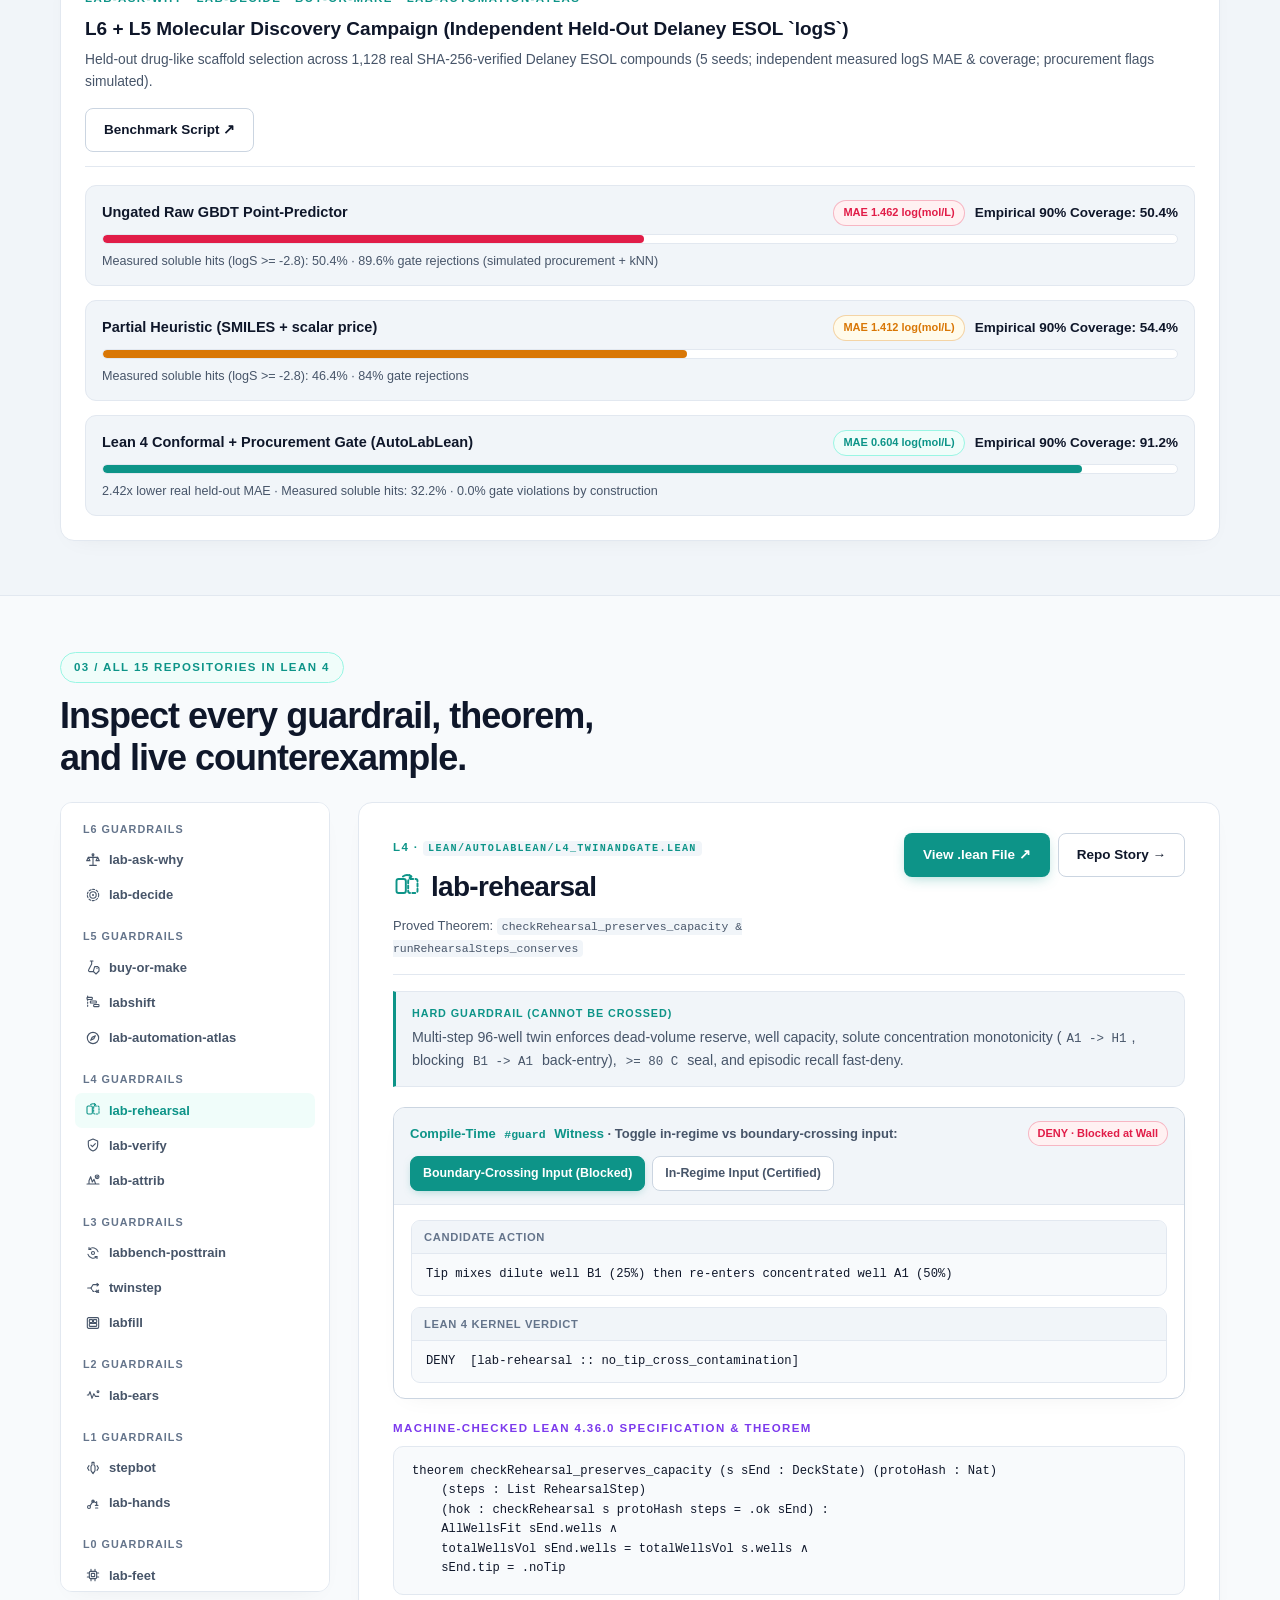
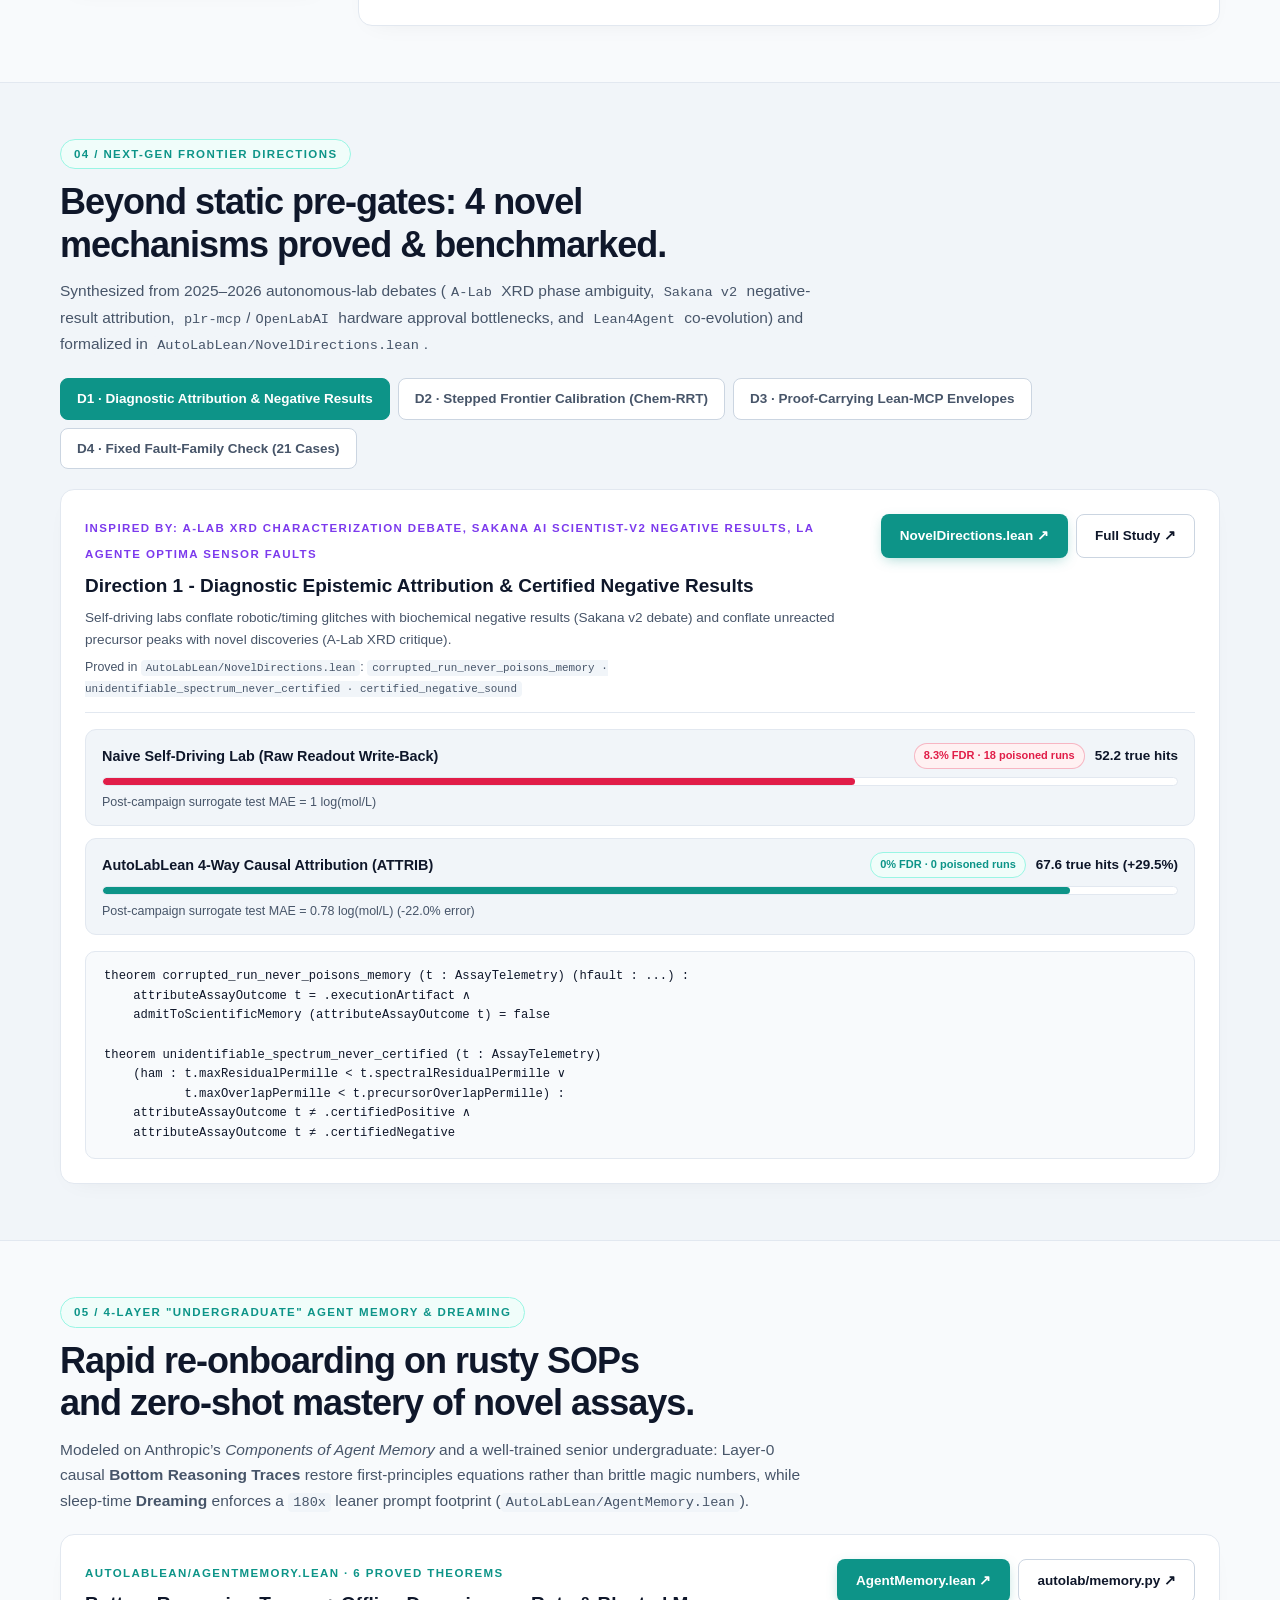
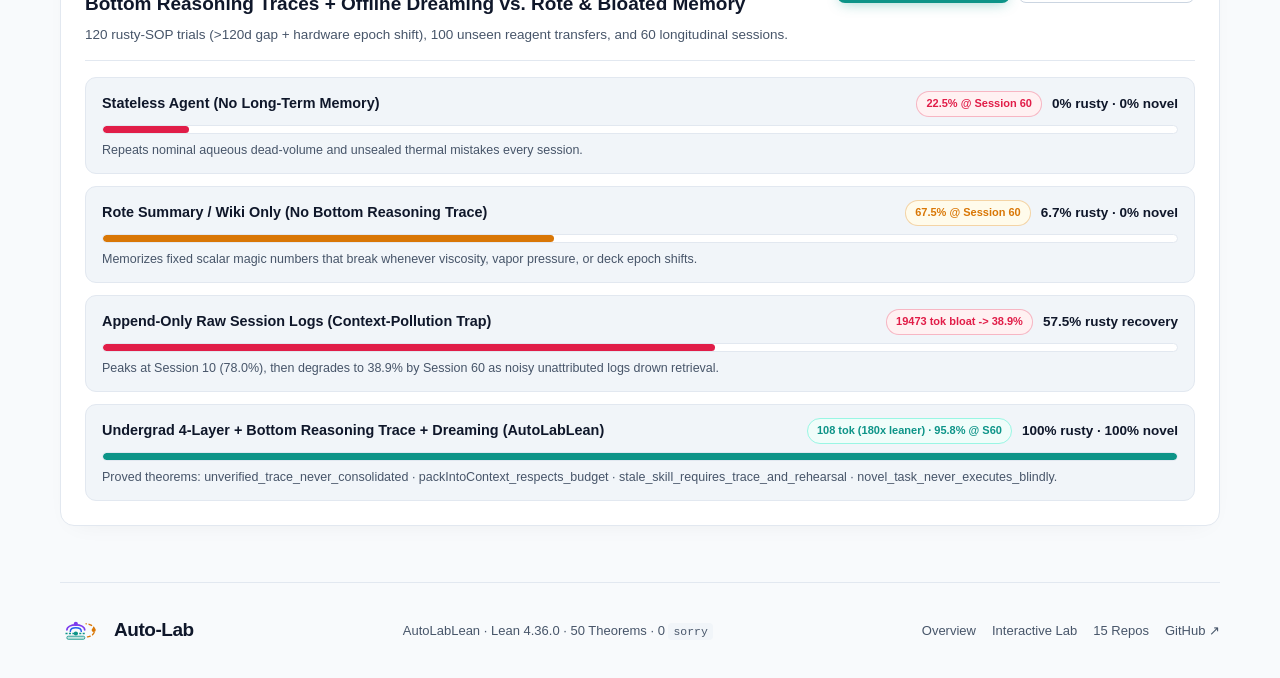
<file: trust/index.html>
<!doctype html>
<html lang="en" data-theme="light">
<head>
  <meta charset="utf-8">
  <meta name="viewport" content="width=device-width,initial-scale=1">
  <meta name="theme-color" content="#f8fafc">
  <title>Lean 4 Trust Regime &amp; Agent Memory — Auto-Lab</title>
  <meta name="description" content="Machine-checked Lean 4 Trust Regime (AutoLabLean: 50 theorems, 0 sorry), 4-Layer Undergraduate Agent Memory with Bottom Reasoning Traces & Dreaming, and 20 community-synthesized sub-repo extensions.">
  <link rel="canonical" href="https://yaniguan.github.io/auto-lab/trust/">
  <link rel="icon" href="../assets/autolab-static.svg" type="image/svg+xml">
  <link rel="stylesheet" href="../styles.css?v=12">
  <script defer src="../shared.js?v=12"></script>
  <script defer src="../scheme_icons.js?v=12"></script>
  <script defer src="trust.js?v=12"></script>
</head>
<body>
  <a class="skip-link" href="#main">Skip to content</a>

  <header class="site-header">
    <a class="brand" href="../" aria-label="Auto-Lab home">
      <img src="../assets/autolab-animated.svg" width="52" height="26" alt="">
      <span>Auto-Lab <small>Trust Regime</small></span>
    </a>
    <nav aria-label="Main navigation">
      <a class="nav-link" href="../">Overview</a>
      <a class="nav-link active" href="./">Trust Regime</a>
      <a class="nav-link" href="../studio/">Interactive Lab</a>
      <a class="nav-link" href="../repos/">15 Repos</a>
      <button type="button" class="theme-btn" id="theme-toggle" aria-label="Toggle color theme">☾ Dark</button>
      <a class="nav-cta" href="https://github.com/yaniguan/auto-lab/tree/main/lean" target="_blank" rel="noopener">Lean Source ↗</a>
    </nav>
  </header>

  <main id="main">
    <section class="subpage-hero">
      <div class="wrap">
        <p class="eyebrow"><span class="status-dot"></span> Formal Verification · Lean 4.36.0 · Zero <code>sorry</code></p>
        <h1>The Auto-Lab Trust Regime</h1>
        <p style="max-width:820px;">
          Hard boundaries proved in Lean 4 across all 15 repositories—paired with a 4-layer <strong>Undergraduate Agent Memory</strong> (Bottom Reasoning Traces + sleep-time Dreaming), zero-trust <code>lean-mcp/v1</code> hardware envelopes, and two arXiv technical monographs.
        </p>
        <div style="display:flex;gap:10px;flex-wrap:wrap;margin-top:14px;">
          <a class="button primary" href="../assets/autolab_preprint.pdf" target="_blank" rel="noopener">Main Preprint PDF ↗</a>
          <a class="button secondary" href="../assets/lab_attrib_preprint.pdf" target="_blank" rel="noopener">lab-attrib Monograph PDF ↗</a>
          <a class="button secondary" href="#undergrad-memory">4-Layer Agent Memory ↓</a>
          <a class="button secondary" href="https://github.com/yaniguan/auto-lab/tree/main/paper" target="_blank" rel="noopener">LaTeX Source ↗</a>
        </div>
      </div>
    </section>

    <!-- 4 Headline Formal + Empirical Metrics -->
    <section class="wrap" style="margin-top:28px;" aria-label="Trust Regime highlights">
      <div class="metric-strip">
        <a class="metric-card" href="#lean-explorer">
          <span class="small-label purple">Lean 4.36.0 Kernel</span>
          <div class="metric-big"><strong>50</strong> <span>theorems · 0 sorry</span></div>
          <p>Hub (50) + 15 repo <code>lean/</code> + <code>lab-attrib</code> (25) · 0 <code>sorry</code>.</p>
        </a>
        <a class="metric-card" href="#performance-lift">
          <span class="small-label teal">Molecular Campaign</span>
          <div class="metric-big"><strong>2.49x</strong> <span>lower MAE · 0% OOD</span></div>
          <p><code>0.978 → 0.393</code> MAE on real Delaney ESOL.</p>
        </a>
        <a class="metric-card" href="#performance-lift">
          <span class="small-label blue">Protocol Synthesis</span>
          <div class="metric-big"><strong>97.5%</strong> <span>valid (vs 22.0%)</span></div>
          <p><code>0.0%</code> hardware faults @ 30k checks/s.</p>
        </a>
        <a class="metric-card" href="#performance-lift">
          <span class="small-label amber">Anti-Hack RLVR</span>
          <div class="metric-big"><strong>98.4%</strong> <span>verified (vs 0.4%)</span></div>
          <p>Blocks <code>&lt;think&gt;</code> &amp; shortcut reward hacks.</p>
        </a>
      </div>
    </section>

    <!-- 01 / Monoline Bounded Autonomy Diagram -->
    <section class="section wrap" style="padding-top:34px;padding-bottom:48px;">
      <div class="section-heading" style="margin-bottom:18px;">
        <p class="eyebrow">01 / Bounded Autonomy Principle</p>
        <h2>Never cross the wall. Explore freely inside it.</h2>
      </div>

      <figure class="sketch-frame">
        <div class="sketch-head">
          <h3>Architecture of <code>AutoLabLean</code> Shielded Discovery</h3>
          <span class="sketch-hint">Inductive theorem <code>shieldedTrajectory_never_crosses_boundary</code> holds for arbitrary black-box policies</span>
        </div>
        <div class="sketch-svg-wrap" id="trust-sketch-host" aria-label="Monoline diagram of the Lean 4 Trust Regime wall between untrusted AI proposals and certified wet-lab execution"></div>
      </figure>
    </section>

    <!-- 02 / Interactive 5-Task Empirical Performance Study -->
    <section class="section alt-section" id="performance-lift" style="padding-block:54px;">
      <div class="wrap">
        <div class="section-heading" style="margin-bottom:20px;">
          <p class="eyebrow">02 / Measured Performance Lift</p>
          <h2>Strict boundaries don’t just prevent accidents—they make the agent sharper.</h2>
          <p class="section-intro">
            Switch across five CPU-reproducible benchmarks invoking the compiled <code>autolab-lean</code> binary directly. By pruning uncalibrated extrapolations, subtle protocol corruptions, and reward-hacked rollouts, the Trust Regime concentrates search and gradient updates inside valid science.
          </p>
        </div>

        <div class="tabs-bar" id="exp-tabs" role="tablist" aria-label="Empirical experiments"></div>
        <div class="sandbox-card" id="exp-stage">
          <p style="color:var(--muted);">Loading measured results…</p>
        </div>
      </div>
    </section>

    <!-- 03 / Interactive 15-Repo Lean 4 Guardrail & Theorem Explorer -->
    <section class="section wrap" id="lean-explorer" style="padding-block:56px;">
      <div class="section-heading" style="margin-bottom:22px;">
        <p class="eyebrow">03 / All 15 Repositories in Lean 4</p>
        <h2>Inspect every guardrail, theorem, and live counterexample.</h2>
      </div>

      <div class="catalog-layout">
        <aside class="catalog-sidebar" aria-label="15-repository Lean modules">
          <div id="lean-sidebar-groups"></div>
        </aside>
        <article class="dossier-sheet" id="lean-card-host">
          <p style="color:var(--muted);">Loading formal specification…</p>
        </article>
      </div>
    </section>

    <!-- 04 / Next-Gen Frontier Directions (NovelDirections.lean) -->
    <section class="section alt-section" id="novel-directions" style="padding-block:56px;">
      <div class="wrap">
        <div class="section-heading" style="margin-bottom:20px;">
          <p class="eyebrow">04 / Next-Gen Frontier Directions</p>
          <h2>Beyond static pre-gates: 4 novel mechanisms proved &amp; benchmarked.</h2>
          <p class="section-intro">
            Synthesized from 2025–2026 autonomous-lab debates (<code>A-Lab</code> XRD phase ambiguity, <code>Sakana v2</code> negative-result attribution, <code>plr-mcp</code>/<code>OpenLabAI</code> hardware approval bottlenecks, and <code>Lean4Agent</code> co-evolution) and formalized in <code>AutoLabLean/NovelDirections.lean</code>.
          </p>
        </div>

        <div class="tabs-bar" id="novel-tabs" role="tablist" aria-label="Novel research directions"></div>
        <div class="sandbox-card" id="novel-stage">
          <p style="color:var(--muted);">Loading frontier benchmarks…</p>
        </div>
      </div>
    </section>

    <!-- 05 / 4-Layer "Undergrad" Agent Memory & Bottom Reasoning Traces -->
    <section class="section wrap" id="undergrad-memory" style="padding-block:56px;">
      <div class="section-heading" style="margin-bottom:20px;">
        <p class="eyebrow">05 / 4-Layer "Undergraduate" Agent Memory &amp; Dreaming</p>
        <h2>Rapid re-onboarding on rusty SOPs and zero-shot mastery of novel assays.</h2>
        <p class="section-intro">
          Modeled on Anthropic’s <em>Components of Agent Memory</em> and a well-trained senior undergraduate: Layer-0 causal <strong>Bottom Reasoning Traces</strong> restore first-principles equations rather than brittle magic numbers, while sleep-time <strong>Dreaming</strong> enforces a <code>180x</code> leaner prompt footprint (<code>AutoLabLean/AgentMemory.lean</code>).
        </p>
      </div>
      <div class="sandbox-card" id="memory-stage">
        <p style="color:var(--muted);">Loading undergraduate memory benchmarks…</p>
      </div>
    </section>
  </main>

  <footer class="wrap site-footer">
    <a class="brand" href="../">
      <img src="../assets/autolab-static.svg" width="44" height="22" alt="">
      <span>Auto-Lab</span>
    </a>
    <p>AutoLabLean · Lean 4.36.0 · 50 Theorems · 0 <code>sorry</code></p>
    <div style="display:flex;gap:16px;">
      <a href="../">Overview</a>
      <a href="../studio/">Interactive Lab</a>
      <a href="../repos/">15 Repos</a>
      <a href="https://github.com/yaniguan/auto-lab/tree/main/lean" target="_blank" rel="noopener">GitHub ↗</a>
    </div>
  </footer>
</body>
</html>
</file>
<file: styles.css>
/* Auto-Lab Multi-Page Research Website Stylesheet
 * Clean Daylight-First Editorial Design (Porcelain #F8FAFC / Surface #FFFFFF)
 * Optional Dark Mode via html[data-theme="dark"]
 */
:root {
  --bg: #f8fafc;
  --bg-alt: #f1f5f9;
  --surface: #ffffff;
  --surface2: #f1f5f9;
  --line: #e2e8f0;
  --line-strong: #cbd5e1;
  --text: #0f172a;
  --muted: #475569;
  --subtle: #64748b;
  --accent: #0d9488;
  --accent-soft: #f0fdfa;
  --accent-border: #99f6e4;
  --blue: #2563eb;
  --blue-soft: #eff6ff;
  --blue-border: rgba(37, 99, 235, 0.26);
  --purple: #7c3aed;
  --purple-soft: #f5f3ff;
  --purple-border: rgba(124, 58, 237, 0.26);
  --amber: #d97706;
  --amber-soft: #fffbeb;
  --amber-border: rgba(217, 119, 6, 0.30);
  --rose: #e11d48;
  --rose-soft: #fff1f2;
  --rose-border: rgba(225, 29, 72, 0.28);
  --header-bg: rgba(248, 250, 252, 0.90);
  --code-bg: #f8fafc;
  --shadow: 0 8px 24px -14px rgba(15, 23, 42, 0.08);
  --max: 1160px;
  color-scheme: light;
  font-family: Inter, -apple-system, BlinkMacSystemFont, "Segoe UI", Roboto, Arial, sans-serif;
  font-size: 16px;
}

html[data-theme="dark"] {
  --bg: #0b1118;
  --bg-alt: #0f1722;
  --surface: #111b27;
  --surface2: #162231;
  --line: #223142;
  --line-strong: #33475e;
  --text: #f1f5f9;
  --muted: #94a3b8;
  --subtle: #64748b;
  --accent: #2dd4bf;
  --accent-soft: rgba(45, 212, 191, 0.11);
  --accent-border: rgba(45, 212, 191, 0.34);
  --blue: #60a5fa;
  --blue-soft: rgba(96, 165, 250, 0.12);
  --blue-border: rgba(96, 165, 250, 0.30);
  --purple: #a78bfa;
  --purple-soft: rgba(167, 139, 250, 0.12);
  --purple-border: rgba(167, 139, 250, 0.32);
  --amber: #fbbf24;
  --amber-soft: rgba(251, 191, 36, 0.12);
  --amber-border: rgba(251, 191, 36, 0.34);
  --rose: #fb7185;
  --rose-soft: rgba(251, 113, 133, 0.12);
  --rose-border: rgba(251, 113, 133, 0.32);
  --header-bg: rgba(11, 17, 24, 0.90);
  --code-bg: #0c131c;
  --shadow: 0 18px 38px -22px rgba(0, 0, 0, 0.55);
  color-scheme: dark;
}

* { box-sizing: border-box; }
html { scroll-behavior: smooth; scroll-padding-top: 84px; }
body {
  margin: 0;
  background: var(--bg);
  color: var(--text);
  line-height: 1.62;
  -webkit-font-smoothing: antialiased;
  font-variant-numeric: tabular-nums;
}
button, input, select, textarea { font: inherit; color: inherit; }
button { cursor: pointer; }
a { color: inherit; text-decoration: none; }
p, h1, h2, h3, h4, figure { margin: 0; }
img, svg { display: block; max-width: 100%; }
code {
  font-family: "SFMono-Regular", Consolas, "Liberation Mono", Menlo, monospace;
  font-size: 0.88em;
  background: var(--surface2);
  padding: 2px 5px;
  border-radius: 4px;
}
pre code { background: none; padding: 0; }
a:focus-visible, button:focus-visible, select:focus-visible, input:focus-visible {
  outline: 2px solid var(--accent);
  outline-offset: 3px;
}

.wrap { width: min(var(--max), calc(100% - 56px)); margin-inline: auto; }
.skip-link {
  position: fixed; top: -60px; left: 20px; z-index: 1000;
  background: var(--accent); color: #ffffff; padding: 10px 18px; border-radius: 6px; font-weight: 600;
}
.skip-link:focus { top: 12px; }

/* Header & Multi-Page Navigation */
.site-header {
  height: 66px;
  border-bottom: 1px solid var(--line);
  display: flex;
  align-items: center;
  justify-content: space-between;
  padding: 0 max(28px, calc((100vw - var(--max)) / 2));
  background: var(--header-bg);
  position: sticky;
  top: 0;
  z-index: 50;
  backdrop-filter: blur(14px);
}
.brand {
  display: flex; align-items: center; gap: 10px;
  font-weight: 760; font-size: 19px; letter-spacing: -0.45px; color: var(--text);
}
.brand span small {
  font-weight: 550; font-size: 12.5px; color: var(--accent); margin-left: 4px;
}
.site-header nav {
  display: flex; align-items: center; gap: 6px; font-size: 13.5px; font-weight: 560;
}
.nav-link {
  color: var(--muted);
  padding: 6px 12px;
  border-radius: 7px;
  transition: color 0.16s, background 0.16s;
}
.nav-link:hover { color: var(--text); background: var(--surface2); }
.nav-link.active {
  color: var(--accent);
  background: var(--accent-soft);
  font-weight: 660;
}
.theme-btn {
  margin-left: 6px;
  background: var(--surface);
  border: 1px solid var(--line-strong);
  color: var(--muted);
  padding: 6px 11px;
  border-radius: 999px;
  font-size: 12px;
  font-weight: 620;
}
.theme-btn:hover { border-color: var(--accent); color: var(--accent); }
.nav-cta {
  margin-left: 4px;
  color: var(--text);
  border: 1px solid var(--line-strong);
  background: var(--surface);
  padding: 6px 13px;
  border-radius: 7px;
  font-weight: 640;
}
.nav-cta:hover { border-color: var(--accent); color: var(--accent); }

/* Hero & Page Headers */
.hero { padding: 64px 0 44px; text-align: center; }
.subpage-hero {
  padding: 44px 0 32px;
  border-bottom: 1px solid var(--line);
  background: var(--bg-alt);
}
.eyebrow, .small-label {
  font-size: 11.5px;
  text-transform: uppercase;
  letter-spacing: 1.4px;
  font-weight: 700;
  color: var(--accent);
}
.eyebrow {
  display: inline-flex; align-items: center; gap: 8px;
  background: var(--accent-soft); border: 1px solid var(--accent-border);
  padding: 5px 13px; border-radius: 999px; margin-bottom: 18px;
}
.status-dot {
  display: inline-block; width: 7px; height: 7px;
  background: var(--accent); border-radius: 50%;
}
.hero-name {
  display: block;
  font-size: clamp(46px, 5.8vw, 70px);
  line-height: 1.05;
  font-weight: 820;
  letter-spacing: -2.6px;
  margin-bottom: 12px;
}
.hero-accent { color: var(--accent); }
.hero-title {
  display: block;
  font-size: clamp(22px, 2.8vw, 34px);
  line-height: 1.25;
  font-weight: 600;
  letter-spacing: -0.75px;
  color: var(--muted);
  max-width: 820px;
  margin: 0 auto;
  text-wrap: balance;
}
.hero-deck {
  font-size: 16.5px;
  line-height: 1.66;
  color: var(--muted);
  margin: 20px auto 0;
  max-width: 720px;
}
.hero-deck strong { color: var(--text); font-weight: 630; }
.hero-actions {
  display: flex; align-items: center; justify-content: center;
  gap: 12px; margin: 28px 0 22px; flex-wrap: wrap;
}
.subpage-hero h1 {
  font-size: clamp(28px, 3.6vw, 40px);
  font-weight: 760;
  letter-spacing: -1.1px;
  line-height: 1.15;
  margin-bottom: 10px;
}
.subpage-hero p {
  color: var(--muted);
  font-size: 15.8px;
  max-width: 740px;
}

.button {
  display: inline-flex; align-items: center; justify-content: center; gap: 8px;
  border-radius: 8px; padding: 10px 18px; font-size: 13.5px; font-weight: 630;
  transition: all 0.16s; border: 1px solid transparent; min-height: 41px;
}
.button:hover { transform: translateY(-1px); }
.button.primary { background: var(--accent); color: #ffffff; box-shadow: 0 4px 14px -4px rgba(13, 148, 136, 0.42); }
html[data-theme="dark"] .button.primary { color: #05201c; }
.button.secondary { background: var(--surface); border-color: var(--line-strong); color: var(--text); }
.button.secondary:hover { border-color: var(--accent); color: var(--accent); }

.meta-strip {
  display: flex; justify-content: center; align-items: center; flex-wrap: wrap;
  gap: 8px 12px; font-size: 12.5px; color: var(--subtle);
}
.meta-strip a { color: var(--blue); text-decoration: underline; text-underline-offset: 3px; }

/* 4-Card Metric Strip */
.metric-strip {
  display: grid; grid-template-columns: repeat(4, 1fr); gap: 16px; margin-bottom: 24px;
}
.metric-card {
  position: relative;
  background: var(--surface);
  border: 1px solid var(--line);
  border-radius: 12px;
  padding: 20px 22px;
  box-shadow: var(--shadow);
  transition: border-color 0.18s, transform 0.18s;
}
.metric-card:hover { border-color: var(--accent); transform: translateY(-2px); }
.metric-big {
  display: flex; align-items: baseline; gap: 8px; margin: 8px 0 6px; line-height: 1.1;
}
.metric-big strong { font-size: 34px; font-weight: 760; letter-spacing: -1.4px; color: var(--text); }
.metric-big span { font-size: 14px; font-weight: 620; color: var(--muted); }
.metric-card p { font-size: 13px; color: var(--muted); line-height: 1.5; }

.purple { color: var(--purple) !important; }
.blue { color: var(--blue) !important; }
.teal { color: var(--accent) !important; }
.amber { color: var(--amber) !important; }
.rose { color: var(--rose) !important; }

/* Sections */
.section { padding-block: 72px; }
.alt-section { background: var(--bg-alt); border-block: 1px solid var(--line); }
.section-heading { max-width: 760px; margin-bottom: 34px; }
.section-heading .eyebrow { margin-bottom: 12px; }
.section-heading h2 {
  font-size: clamp(26px, 3.3vw, 36px);
  font-weight: 730;
  letter-spacing: -1px;
  line-height: 1.18;
  text-wrap: balance;
}
.muted-heading { color: var(--subtle); font-weight: 560; }
.section-intro { color: var(--muted); font-size: 15.5px; line-height: 1.65; margin-top: 12px; }

/* Clean 2-Column 7-Layer Brain Architecture Explorer (Overview Section 01) */
.brain-explorer {
  display: grid;
  grid-template-columns: minmax(0, 1.15fr) minmax(0, 0.85fr);
  gap: 24px;
  align-items: start;
}
.brain-explorer > *, .grid-2 > *, .catalog-layout > * {
  min-width: 0;
}
.stack-panel {
  background: var(--surface);
  border: 1px solid var(--line);
  border-radius: 14px;
  padding: 20px;
  box-shadow: var(--shadow);
  display: grid;
  gap: 10px;
}
.layer-row {
  border: 1px solid var(--line);
  border-radius: 10px;
  padding: 13px 16px;
  background: var(--surface2);
  cursor: pointer;
  transition: border-color 0.16s, background 0.16s, transform 0.16s;
}
.layer-row:hover { border-color: var(--line-strong); }
.layer-row.active {
  background: var(--surface);
  border-color: var(--accent);
  box-shadow: 0 6px 20px -10px rgba(13, 148, 136, 0.28);
}
.layer-row.flywheel-row {
  border-style: dashed;
  border-color: var(--amber-border);
  background: var(--amber-soft);
}
.layer-row.flywheel-row.active {
  border-style: solid;
  border-color: var(--amber);
}
.layer-row-top {
  display: flex; justify-content: space-between; align-items: center; gap: 10px; margin-bottom: 8px;
}
.layer-code-pill {
  font-family: "SFMono-Regular", Consolas, monospace;
  font-size: 11.5px;
  font-weight: 750;
  padding: 2px 8px;
  border-radius: 5px;
  background: var(--surface);
  border: 1px solid var(--line-strong);
}
.layer-title { font-size: 14.5px; font-weight: 700; color: var(--text); }
.layer-brain-note { font-size: 11.8px; color: var(--muted); }
.chip-row { display: flex; flex-wrap: wrap; gap: 7px; }
.repo-pill {
  background: var(--surface);
  border: 1px solid var(--line-strong);
  border-radius: 7px;
  padding: 5px 10px;
  font-size: 12.2px;
  font-weight: 620;
  color: var(--text);
  transition: all 0.14s;
}
.repo-pill.companion { border-style: dashed; color: var(--muted); }
.repo-pill:hover { border-color: var(--accent); color: var(--accent); }
.repo-pill.selected {
  background: var(--accent);
  border-color: var(--accent);
  border-style: solid;
  color: #ffffff;
}
html[data-theme="dark"] .repo-pill.selected { color: #05201c; }

/* Right-Side Sticky Inspector Card */
.inspector-card {
  position: sticky;
  top: 86px;
  background: var(--surface);
  border: 1px solid var(--line);
  border-radius: 14px;
  padding: 24px 26px;
  box-shadow: var(--shadow);
  display: flex;
  flex-direction: column;
  gap: 16px;
}
.inspector-card h3 { font-size: 22px; font-weight: 750; letter-spacing: -0.5px; margin-top: 4px; }
.inspector-tagline { font-size: 14px; color: var(--muted); line-height: 1.6; }
.inspector-box {
  background: var(--surface2);
  border: 1px solid var(--line);
  border-radius: 10px;
  padding: 14px 16px;
  display: grid;
  gap: 8px;
  font-size: 13px;
}
.inspector-box div strong {
  color: var(--text);
  display: inline-block;
  min-width: 72px;
}
.inspector-box div span { color: var(--muted); }
.inspector-props {
  margin: 0; padding-left: 18px; display: grid; gap: 6px;
  font-size: 13px; color: var(--muted);
}
.inspector-actions {
  display: flex; gap: 10px; flex-wrap: wrap; padding-top: 6px;
}

/* Closed-Loop 6-Stage Flow Figure */
.flow-shell {
  background: var(--surface);
  border: 1px solid var(--line);
  border-radius: 14px;
  padding: 24px;
  box-shadow: var(--shadow);
}
.flow-steps-grid {
  display: grid;
  grid-template-columns: repeat(3, 1fr);
  gap: 20px;
  margin-top: 24px;
}
.flow-step-card {
  background: var(--surface);
  border: 1px solid var(--line);
  border-radius: 12px;
  padding: 20px 22px;
  box-shadow: var(--shadow);
}
.flow-step-card h3 { font-size: 16.5px; font-weight: 700; margin: 6px 0 8px; }
.flow-step-card p { font-size: 13.8px; color: var(--muted); line-height: 1.6; }

/* Subpage Navigation Cards */
.portal-grid {
  display: grid;
  grid-template-columns: repeat(3, 1fr);
  gap: 18px;
  margin-top: 28px;
}
.portal-card {
  background: var(--surface);
  border: 1px solid var(--line);
  border-radius: 12px;
  padding: 22px 24px;
  box-shadow: var(--shadow);
  transition: border-color 0.16s, transform 0.16s;
  display: flex;
  flex-direction: column;
  gap: 8px;
}
.portal-card:hover { border-color: var(--accent); transform: translateY(-2px); }
.portal-card h3 { font-size: 18px; font-weight: 720; }
.portal-card p { font-size: 13.8px; color: var(--muted); line-height: 1.58; flex: 1; }
.portal-cta { font-size: 13px; font-weight: 680; color: var(--accent); margin-top: 6px; }

/* Clean Tables */
.table-wrap {
  overflow-x: auto;
  border: 1px solid var(--line);
  border-radius: 12px;
  background: var(--surface);
  box-shadow: var(--shadow);
}
table { border-collapse: collapse; width: 100%; font-size: 13.2px; text-align: left; }
th, td { padding: 11px 14px; border-bottom: 1px solid var(--line); vertical-align: middle; }
thead th {
  font-weight: 670; font-size: 11.5px; text-transform: uppercase; letter-spacing: 0.5px;
  color: var(--muted); background: var(--surface2); white-space: nowrap;
}
tbody tr:last-child td { border-bottom: 0; }
tbody tr:hover { background: var(--surface2); }
.table-link { color: var(--blue); font-weight: 630; white-space: nowrap; }
.table-link:hover { color: var(--accent); text-decoration: underline; }

/* Pills */
.pill {
  display: inline-flex; align-items: center; padding: 3px 9px; border-radius: 999px;
  font-size: 11px; font-weight: 700; white-space: nowrap;
}
.pill.pass, .pill.PASS, .pill.SCHEDULED, .pill.LEARNED, .pill.EXECUTED_AND_WRITTEN_BACK {
  background: var(--accent-soft); color: var(--accent); border: 1px solid var(--accent-border);
}
.pill.hold, .pill.ABSTAIN, .pill.TRIAGE, .pill.ABSTAINED_AT_L6, .pill.medium {
  background: var(--amber-soft); color: var(--amber); border: 1px solid var(--amber-border);
}
.pill.fail, .pill.BLOCK, .pill.BLOCKED_AT_L4_GATE, .pill.QUARANTINED_AT_L4_ATTRIB, .pill.high {
  background: var(--rose-soft); color: var(--rose); border: 1px solid var(--rose-border);
}
.pill.low {
  background: var(--blue-soft); color: var(--blue); border: 1px solid var(--blue-border);
}

/* Studio Subpage Controls & Layout */
.tabs-bar { display: flex; gap: 8px; flex-wrap: wrap; margin-bottom: 20px; }
.tab-btn {
  background: var(--surface); border: 1px solid var(--line-strong); color: var(--muted);
  padding: 9px 16px; border-radius: 8px; font-size: 13.5px; font-weight: 630; transition: all 0.15s;
}
.tab-btn:hover { color: var(--text); border-color: var(--accent); }
.tab-btn.active { background: var(--accent); border-color: var(--accent); color: #ffffff; }
html[data-theme="dark"] .tab-btn.active { color: #05201c; }
.tab-pane { display: none; }
.tab-pane.active { display: block; }

.sandbox-card {
  background: var(--surface); border: 1px solid var(--line); border-radius: 14px;
  padding: 24px; box-shadow: var(--shadow);
}
.toolbar {
  display: flex; flex-wrap: wrap; gap: 14px; align-items: center; justify-content: space-between;
  padding-bottom: 18px; margin-bottom: 20px; border-bottom: 1px solid var(--line);
}
.seg-group { display: flex; align-items: center; gap: 8px; flex-wrap: wrap; }
.seg-group > span { font-size: 12px; font-weight: 660; color: var(--muted); }
.seg-pills {
  display: inline-flex; background: var(--surface2); border: 1px solid var(--line);
  border-radius: 8px; padding: 3px; gap: 2px; flex-wrap: wrap;
}
.seg-pills button {
  background: transparent; border: 0; padding: 5px 11px; border-radius: 6px;
  font-size: 12.4px; font-weight: 610; color: var(--muted);
}
.seg-pills button.active {
  background: var(--surface); color: var(--accent);
  box-shadow: 0 1px 3px rgba(15, 23, 42, 0.10);
}
.grid-2 { display: grid; grid-template-columns: minmax(0, 1.1fr) minmax(0, 0.9fr); gap: 22px; align-items: start; }
.sub-panel {
  background: var(--surface2); border: 1px solid var(--line); border-radius: 11px; padding: 18px 20px;
}
.sub-panel h4 {
  font-size: 14.5px; font-weight: 670; margin-bottom: 12px;
  display: flex; justify-content: space-between; align-items: center; gap: 10px;
}
.trace-list { list-style: none; margin: 0; padding: 0; display: grid; gap: 9px; }
.trace-step {
  background: var(--surface); border: 1px solid var(--line); border-radius: 8px;
  padding: 11px 13px; display: grid; grid-template-columns: 44px 1fr auto; gap: 10px; align-items: start;
  font-size: 12.8px;
}
.trace-layer {
  font-family: "SFMono-Regular", Consolas, monospace; font-weight: 730; font-size: 11.5px;
  padding: 2px 6px; border-radius: 5px; text-align: center;
  background: var(--surface2); color: var(--accent); border: 1px solid var(--line-strong);
}
.trace-body strong { display: block; font-size: 13px; color: var(--text); margin-bottom: 2px; }
.trace-body span { color: var(--muted); line-height: 1.48; display: block; }

.kpi-strip {
  display: grid; grid-template-columns: repeat(4, 1fr);
  border: 1px solid var(--line); border-radius: 10px; overflow: hidden; background: var(--surface);
}
.kpi-cell { padding: 11px 13px; border-right: 1px solid var(--line); }
.kpi-cell:last-child { border-right: 0; }
.kpi-cell small { display: block; font-size: 11px; color: var(--muted); }
.kpi-cell strong { display: block; font-size: 17px; font-weight: 720; margin-top: 2px; }

.code-block {
  margin: 0; padding: 15px 18px;
  font-family: "SFMono-Regular", Consolas, monospace;
  font-size: 12.2px; line-height: 1.6;
  color: var(--text); background: var(--code-bg);
  border: 1px solid var(--line); border-radius: 10px;
  overflow-x: auto;
}

/* Repos Subpage: Clean Master-Detail Sidebar + Reader */
.catalog-layout {
  display: grid;
  grid-template-columns: 270px 1fr;
  gap: 28px;
  align-items: start;
}
.catalog-sidebar {
  position: sticky;
  top: 86px;
  background: var(--surface);
  border: 1px solid var(--line);
  border-radius: 12px;
  padding: 14px;
  box-shadow: var(--shadow);
  max-height: calc(100vh - 110px);
  overflow-y: auto;
}
.sidebar-group { margin-bottom: 12px; }
.sidebar-group:last-child { margin-bottom: 0; }
.sidebar-group-label {
  font-size: 10.8px; font-weight: 740; text-transform: uppercase; letter-spacing: 1px;
  color: var(--subtle); padding: 4px 8px;
}
.sidebar-item {
  width: 100%; text-align: left; background: transparent; border: 0;
  padding: 7px 10px; border-radius: 7px; font-size: 13px; font-weight: 580;
  color: var(--muted); display: flex; justify-content: space-between; align-items: center;
}
.sidebar-item:hover { background: var(--surface2); color: var(--text); }
.sidebar-item.active {
  background: var(--accent-soft); color: var(--accent); font-weight: 680;
}
.dossier-sheet {
  background: var(--surface);
  border: 1px solid var(--line);
  border-radius: 14px;
  padding: 30px 34px;
  box-shadow: var(--shadow);
}
.dossier-header {
  display: flex; justify-content: space-between; align-items: flex-start; gap: 16px;
  padding-bottom: 20px; border-bottom: 1px solid var(--line); margin-bottom: 24px; flex-wrap: wrap;
}
.dossier-header h2 { font-size: 28px; font-weight: 760; letter-spacing: -0.7px; margin: 4px 0 6px; }
.dossier-sections { display: grid; gap: 20px; }
.dossier-block h3 {
  font-size: 12px; font-weight: 750; text-transform: uppercase; letter-spacing: 1px;
  color: var(--accent); margin-bottom: 6px;
}
.dossier-block p, .dossier-block li {
  font-size: 14.4px; color: var(--text); line-height: 1.66;
}
.dossier-block ul { margin: 4px 0 0; padding-left: 20px; display: grid; gap: 6px; }

/* Audit Subpage Controls & Pagination */
.input-ctrl, .select-ctrl {
  background: var(--surface); border: 1px solid var(--line-strong); color: var(--text);
  border-radius: 8px; padding: 8px 12px; font-size: 13.2px; height: 38px;
}
.pagination-bar {
  display: flex; justify-content: space-between; align-items: center;
  margin-top: 16px; font-size: 13px; color: var(--muted); flex-wrap: wrap; gap: 12px;
}

/* Citation & Footer */
.citation-box {
  border: 1px solid var(--line); border-radius: 12px; background: var(--surface);
  overflow: hidden; box-shadow: var(--shadow); margin-top: 20px;
}
.citation-top {
  padding: 10px 16px; background: var(--surface2); border-bottom: 1px solid var(--line);
  display: flex; align-items: center; gap: 12px; font-size: 12px; font-weight: 650; color: var(--muted);
}
.citation-top button {
  margin-left: auto; background: var(--surface); border: 1px solid var(--line-strong);
  color: var(--text); padding: 4px 11px; border-radius: 6px; font-size: 12px; font-weight: 600;
}
footer.site-footer {
  padding-block: 32px; border-top: 1px solid var(--line);
  display: flex; align-items: center; justify-content: space-between; gap: 18px;
  flex-wrap: wrap; font-size: 13px; color: var(--muted);
}
footer.site-footer a:hover { color: var(--accent); }

@media (max-width: 980px) {
  .metric-strip { grid-template-columns: repeat(2, 1fr); }
  .brain-explorer, .grid-2, .catalog-layout, .flow-steps-grid, .portal-grid { grid-template-columns: 1fr; }
  .inspector-card, .catalog-sidebar { position: static; max-height: none; }
}
@media (max-width: 640px) {
  .wrap { width: calc(100% - 32px); }
  .metric-strip, .kpi-strip { grid-template-columns: 1fr; }
  .site-header { height: auto; padding-block: 10px; flex-wrap: wrap; gap: 8px; }
}

/* Visual Flow Strip & 6-Tile Bento Spec Grid (Zero Wall-of-Text) */
.flow-strip {
  display: grid;
  grid-template-columns: 1fr auto 1fr auto 1fr;
  gap: 8px;
  align-items: center;
  background: var(--surface2);
  border: 1px solid var(--line);
  border-radius: 10px;
  padding: 11px 13px;
}
.flow-node {
  background: var(--surface);
  border: 1px solid var(--line-strong);
  border-radius: 7px;
  padding: 8px 10px;
  text-align: center;
  font-size: 12.2px;
  font-weight: 620;
  color: var(--text);
  line-height: 1.35;
}
.flow-node small {
  display: block;
  font-size: 10px;
  font-weight: 700;
  text-transform: uppercase;
  letter-spacing: 0.7px;
  color: var(--subtle);
  margin-bottom: 2px;
}
.flow-arrow {
  color: var(--accent);
  font-weight: 750;
  font-size: 15px;
}

.bento-6 {
  display: grid;
  grid-template-columns: repeat(2, minmax(0, 1fr));
  gap: 12px;
}
.bento-tile {
  background: var(--surface2);
  border: 1px solid var(--line);
  border-radius: 10px;
  padding: 13px 15px;
}
.bento-tile.highlight {
  background: var(--accent-soft);
  border-color: var(--accent-border);
}
.bento-label {
  display: block;
  font-size: 10.5px;
  font-weight: 760;
  text-transform: uppercase;
  letter-spacing: 1px;
  color: var(--accent);
  margin-bottom: 4px;
}
.bento-tile p {
  font-size: 13.4px;
  color: var(--text);
  line-height: 1.48;
}

/* Compact Inspector Mini-Grid on Overview */
.mini-spec-grid {
  display: grid;
  grid-template-columns: 1fr 1fr;
  gap: 8px;
}
.mini-spec {
  background: var(--surface2);
  border: 1px solid var(--line);
  border-radius: 8px;
  padding: 9px 11px;
}
.mini-spec strong {
  display: block;
  font-size: 10px;
  text-transform: uppercase;
  letter-spacing: 0.8px;
  color: var(--accent);
  margin-bottom: 2px;
}
.mini-spec span {
  font-size: 12.2px;
  color: var(--text);
  line-height: 1.42;
  display: block;
}

/* Twin Visual Loop Cards on Overview */
.dual-loops {
  display: grid;
  grid-template-columns: 1fr 1fr;
  gap: 20px;
}
.loop-box {
  background: var(--surface);
  border: 1px solid var(--line);
  border-radius: 14px;
  padding: 22px 24px;
  box-shadow: var(--shadow);
}
.loop-box h3 {
  font-size: 18px;
  font-weight: 720;
  margin: 6px 0 14px;
}
.step-chain {
  display: flex;
  flex-wrap: wrap;
  align-items: center;
  gap: 7px;
}
.step-chip {
  background: var(--surface2);
  border: 1px solid var(--line-strong);
  border-radius: 7px;
  padding: 6px 11px;
  font-size: 12.5px;
  font-weight: 630;
  color: var(--text);
}
.step-sep {
  color: var(--accent);
  font-weight: 750;
  font-size: 13px;
}

/* Collapsible Deep Notes Accordion */
details.deep-drawer {
  margin-top: 18px;
  border: 1px solid var(--line);
  border-radius: 10px;
  background: var(--surface);
  overflow: hidden;
}
details.deep-drawer summary {
  padding: 11px 16px;
  font-size: 12.8px;
  font-weight: 650;
  color: var(--muted);
  cursor: pointer;
  background: var(--surface2);
  user-select: none;
}
details.deep-drawer summary:hover { color: var(--accent); }
.deep-drawer-body {
  padding: 16px 18px;
  display: grid;
  gap: 12px;
  font-size: 13.2px;
  color: var(--muted);
  line-height: 1.6;
}
.deep-drawer-body div strong {
  color: var(--text);
  font-size: 11.5px;
  text-transform: uppercase;
  letter-spacing: 0.6px;
  display: block;
  margin-bottom: 2px;
}

@media (max-width: 780px) {
  .flow-strip { grid-template-columns: 1fr; }
  .flow-arrow { display: none; }
  .bento-6, .mini-spec-grid, .dual-loops { grid-template-columns: 1fr; }
}

/* Clean Orthogonal SVG Architecture Cinema (Zero Crossing Lines) */
.arch-cinema-card {
  background: var(--surface);
  border: 1px solid var(--line);
  border-radius: 16px;
  padding: 20px 22px 18px;
  box-shadow: var(--shadow);
}
.cinema-topbar {
  display: flex;
  justify-content: space-between;
  align-items: center;
  gap: 14px;
  padding-bottom: 14px;
  margin-bottom: 14px;
  border-bottom: 1px solid var(--line);
  flex-wrap: wrap;
}
.cinema-caption {
  font-size: 14px;
  color: var(--muted);
}
.cinema-caption strong {
  color: var(--accent);
  font-weight: 720;
  margin-right: 6px;
}
.arch-svg-stage {
  width: 100%;
  overflow-x: auto;
  background: var(--bg);
  border: 1px solid var(--line);
  border-radius: 12px;
  padding: 8px;
}
.arch-svg-stage svg {
  width: 100%;
  min-width: 860px;
  height: auto;
  display: block;
}
@keyframes dash-flow {
  to { stroke-dashoffset: -24; }
}
.flow-pulse-line {
  stroke-dasharray: 6 6;
  animation: dash-flow 1.1s linear infinite;
}
.chapter-strip {
  display: grid;
  grid-template-columns: repeat(6, 1fr);
  gap: 8px;
  margin-top: 14px;
}
.chapter-btn {
  background: var(--surface2);
  border: 1px solid var(--line);
  border-radius: 8px;
  padding: 9px 11px;
  text-align: left;
  font-size: 12.2px;
  font-weight: 620;
  color: var(--muted);
  transition: all 0.15s;
}
.chapter-btn small {
  display: block;
  font-size: 10.2px;
  font-weight: 720;
  text-transform: uppercase;
  letter-spacing: 0.7px;
  color: var(--subtle);
  margin-bottom: 2px;
}
.chapter-btn:hover {
  border-color: var(--line-strong);
  color: var(--text);
}
.chapter-btn.active {
  background: var(--accent-soft);
  border-color: var(--accent);
  color: var(--accent);
}
.chapter-btn.active small { color: var(--accent); }

/* Horizontal Selected-Organ Bar under the Diagram */
.organ-bar {
  margin-top: 16px;
  background: var(--surface);
  border: 1px solid var(--line);
  border-radius: 14px;
  padding: 20px 24px;
  box-shadow: var(--shadow);
  display: grid;
  grid-template-columns: minmax(0, 1fr) minmax(0, 1.35fr) auto;
  gap: 22px;
  align-items: center;
}
@media (max-width: 980px) {
  .chapter-strip { grid-template-columns: repeat(3, 1fr); }
  .organ-bar { grid-template-columns: 1fr; }
}
@media (max-width: 600px) {
  .chapter-strip { grid-template-columns: repeat(2, 1fr); }
}

/* Monoline Scientific Sketch & Scheme-Icon Relationship Figures
 * Inspired by yaniguan.github.io: quiet neutral ink + lit active paths
 */
:root {
  --sketch-ink: #334155;
  --sketch-line: #94a3b8;
  --sketch-faint: #cbd5e1;
  --sketch-fill: #ffffff;
  --sketch-soft: #f8fafc;
}
html[data-theme="dark"] {
  --sketch-ink: #e2e8f0;
  --sketch-line: #64748b;
  --sketch-faint: #29384b;
  --sketch-fill: #111b27;
  --sketch-soft: #0d1520;
}

.sketch-frame {
  background: var(--surface);
  border: 1px solid var(--line);
  border-radius: 14px;
  padding: 20px 22px;
  box-shadow: var(--shadow);
}
.sketch-frame + .sketch-frame {
  margin-top: 20px;
}
.sketch-head {
  display: flex;
  justify-content: space-between;
  align-items: baseline;
  gap: 12px;
  flex-wrap: wrap;
  margin-bottom: 10px;
}
.sketch-head h3 {
  font-size: 16px;
  font-weight: 700;
  letter-spacing: -0.2px;
}
.sketch-hint {
  font-size: 12.2px;
  color: var(--muted);
}
.sketch-svg-wrap {
  width: 100%;
  overflow-x: auto;
}
.sketch-svg-wrap svg {
  width: 100%;
  min-width: 860px;
  height: auto;
  display: block;
}

/* SVG Sketch Primitives */
.sk-box {
  fill: var(--sketch-fill);
  stroke: var(--sketch-line);
  stroke-width: 1.35;
  stroke-linecap: round;
  stroke-linejoin: round;
  transition: stroke 0.16s, stroke-width 0.16s, fill 0.16s;
}
.sk-soft {
  fill: var(--sketch-soft);
  stroke: var(--sketch-faint);
  stroke-width: 1.15;
}
.sk-line {
  fill: none;
  stroke: var(--sketch-line);
  stroke-width: 1.45;
  stroke-linecap: round;
  stroke-linejoin: round;
  transition: stroke 0.16s, opacity 0.16s;
}
.sk-leader {
  fill: none;
  stroke: var(--sketch-faint);
  stroke-width: 1.25;
  stroke-linecap: round;
  stroke-linejoin: round;
  transition: stroke 0.16s, stroke-width 0.16s;
}
.sk-edge-quiet {
  fill: none;
  stroke: var(--sketch-faint);
  stroke-width: 1.15;
  opacity: 0.42;
}
.sk-edge-active {
  fill: none;
  stroke: var(--accent);
  stroke-width: 1.9;
  stroke-linecap: round;
  stroke-dasharray: 6 5;
  animation: dash-flow 1s linear infinite;
}
.sk-edge-flywheel {
  fill: none;
  stroke: var(--amber);
  stroke-width: 1.9;
  stroke-linecap: round;
  stroke-dasharray: 6 5;
  animation: dash-flow 1s linear infinite;
}
.sk-active-stroke {
  stroke: var(--accent) !important;
  stroke-width: 1.9 !important;
}
.sk-active-fill {
  fill: var(--accent-soft) !important;
  stroke: var(--accent) !important;
  stroke-width: 1.9 !important;
}
.sk-neighbor-fill {
  fill: var(--surface) !important;
  stroke: var(--sketch-ink) !important;
  stroke-width: 1.55 !important;
}

/* Connection Trace Bar */
.conn-bar {
  margin-top: 14px;
  padding-top: 12px;
  border-top: 1px solid var(--line);
  display: flex;
  flex-wrap: wrap;
  align-items: center;
  gap: 8px;
  font-size: 12.5px;
}
.conn-chip {
  display: inline-flex;
  align-items: center;
  gap: 6px;
  padding: 4px 10px;
  border-radius: 999px;
  border: 1px solid var(--line-strong);
  background: var(--surface2);
  font-size: 12px;
  font-weight: 620;
  color: var(--text);
  cursor: pointer;
  transition: all 0.14s;
}
.conn-chip:hover {
  border-color: var(--accent);
  color: var(--accent);
}
.conn-chip.current {
  background: var(--accent-soft);
  border-color: var(--accent);
  color: var(--accent);
  font-weight: 720;
}
.conn-chip small {
  color: var(--muted);
  font-weight: 520;
}

/* Layered & Interactive Repository Story Cards (/repos/ & Overview Inspector) */
.story-headline {
  font-size: 17.5px;
  font-weight: 590;
  color: var(--text);
  line-height: 1.48;
  margin-top: 8px;
  max-width: 720px;
}
.story-why-callout {
  background: var(--surface2);
  border: 1px solid var(--line);
  border-left: 3.5px solid var(--accent);
  border-radius: 0 10px 10px 0;
  padding: 13px 16px;
  margin: 16px 0;
}
.story-why-label {
  display: block;
  font-size: 10.8px;
  font-weight: 760;
  text-transform: uppercase;
  letter-spacing: 0.9px;
  color: var(--accent);
  margin-bottom: 3px;
}
.story-why-callout p {
  font-size: 14.2px;
  color: var(--muted);
  line-height: 1.56;
}

.story-metrics {
  display: grid;
  grid-template-columns: repeat(3, minmax(0, 1fr));
  gap: 12px;
  margin: 16px 0 20px;
}
.story-metric-cell {
  background: var(--surface);
  border: 1px solid var(--line);
  border-radius: 10px;
  padding: 12px 15px;
}
.story-metric-cell strong {
  display: block;
  font-size: 20px;
  font-weight: 760;
  letter-spacing: -0.5px;
  color: var(--text);
  line-height: 1.18;
}
.story-metric-cell span {
  display: block;
  font-size: 12.2px;
  color: var(--muted);
  margin-top: 3px;
}

/* Layer 2: Interactive Scenario Playground */
.story-playground {
  border: 1px solid var(--line-strong);
  border-radius: 12px;
  background: var(--surface);
  overflow: hidden;
  margin: 20px 0;
  box-shadow: var(--shadow);
}
.playground-head {
  padding: 13px 16px;
  background: var(--surface2);
  border-bottom: 1px solid var(--line);
  display: flex;
  flex-direction: column;
  gap: 10px;
}
.playground-kicker {
  display: flex;
  align-items: center;
  justify-content: space-between;
  gap: 10px;
  flex-wrap: wrap;
  font-size: 13px;
  color: var(--muted);
  font-weight: 560;
}
.demo-tabs {
  display: flex;
  flex-wrap: wrap;
  gap: 7px;
}
.demo-tab-btn {
  background: var(--surface);
  border: 1px solid var(--line-strong);
  border-radius: 8px;
  padding: 6px 12px;
  font-size: 12.4px;
  font-weight: 620;
  color: var(--muted);
  transition: all 0.14s;
}
.demo-tab-btn:hover {
  border-color: var(--accent);
  color: var(--text);
}
.demo-tab-btn.active {
  background: var(--accent);
  border-color: var(--accent);
  color: #ffffff;
  box-shadow: 0 3px 10px -3px rgba(13, 148, 136, 0.36);
}
html[data-theme="dark"] .demo-tab-btn.active {
  color: #05201c;
}
.playground-body {
  padding: 15px 17px;
  display: grid;
  gap: 11px;
}
.io-block {
  border: 1px solid var(--line);
  border-radius: 9px;
  background: var(--code-bg);
  overflow: hidden;
  min-width: 0;
}
.io-bar {
  padding: 7px 12px;
  background: var(--surface2);
  border-bottom: 1px solid var(--line);
  display: flex;
  justify-content: space-between;
  align-items: center;
  gap: 10px;
  flex-wrap: wrap;
  font-size: 11.2px;
  font-weight: 700;
  text-transform: uppercase;
  letter-spacing: 0.65px;
  color: var(--subtle);
}
.io-pre {
  margin: 0;
  padding: 11px 14px;
  font-family: "SFMono-Regular", Consolas, monospace;
  font-size: 12.2px;
  line-height: 1.56;
  color: var(--text);
  white-space: pre-wrap;
  word-break: break-word;
  overflow-x: auto;
}

/* Layer 3: Progressive-Disclosure Depth Tabs */
.depth-card {
  border: 1px solid var(--line);
  border-radius: 12px;
  background: var(--surface);
  overflow: hidden;
  margin: 20px 0;
}
.depth-tabs {
  display: flex;
  border-bottom: 1px solid var(--line);
  background: var(--surface2);
  flex-wrap: wrap;
}
.depth-tab-btn {
  flex: 1 1 180px;
  background: transparent;
  border: 0;
  border-bottom: 2.5px solid transparent;
  padding: 11px 14px;
  font-size: 13px;
  font-weight: 630;
  color: var(--muted);
  transition: color 0.14s, background 0.14s, border-color 0.14s;
  text-align: center;
}
.depth-tab-btn:hover {
  color: var(--text);
}
.depth-tab-btn.active {
  color: var(--accent);
  border-bottom-color: var(--accent);
  background: var(--surface);
  font-weight: 700;
}
.depth-panel {
  padding: 17px 20px;
  font-size: 14.3px;
  color: var(--text);
  line-height: 1.66;
  display: grid;
  gap: 14px;
}

/* Overview Inspector Interactive Preview */
.insp-story-mid {
  background: var(--surface2);
  border: 1px solid var(--line);
  border-radius: 11px;
  padding: 12px 14px;
  display: grid;
  gap: 9px;
  min-width: 0;
}
.insp-demo-row {
  display: flex;
  align-items: center;
  justify-content: space-between;
  gap: 8px;
  flex-wrap: wrap;
}
.insp-demo-pills {
  display: flex;
  flex-wrap: wrap;
  gap: 5px;
}
.insp-demo-btn {
  background: var(--surface);
  border: 1px solid var(--line-strong);
  border-radius: 6px;
  padding: 4px 9px;
  font-size: 11.5px;
  font-weight: 620;
  color: var(--muted);
}
.insp-demo-btn:hover {
  border-color: var(--accent);
  color: var(--text);
}
.insp-demo-btn.active {
  background: var(--accent);
  border-color: var(--accent);
  color: #ffffff;
}
html[data-theme="dark"] .insp-demo-btn.active {
  color: #05201c;
}
.insp-snippet {
  margin: 0;
  padding: 8px 10px;
  border-radius: 7px;
  background: var(--surface);
  border: 1px solid var(--line);
  font-family: "SFMono-Regular", Consolas, monospace;
  font-size: 11.4px;
  line-height: 1.48;
  color: var(--text);
  white-space: pre-wrap;
  word-break: break-word;
}
.insp-kpi-row {
  display: flex;
  flex-wrap: wrap;
  gap: 6px;
}
.insp-kpi-chip {
  background: var(--surface);
  border: 1px solid var(--line);
  border-radius: 6px;
  padding: 3px 8px;
  font-size: 11.5px;
  color: var(--muted);
}
.insp-kpi-chip strong {
  color: var(--text);
  font-weight: 720;
  margin-right: 3px;
}

@media (max-width: 780px) {
  .story-metrics { grid-template-columns: 1fr; }
}
</file>
